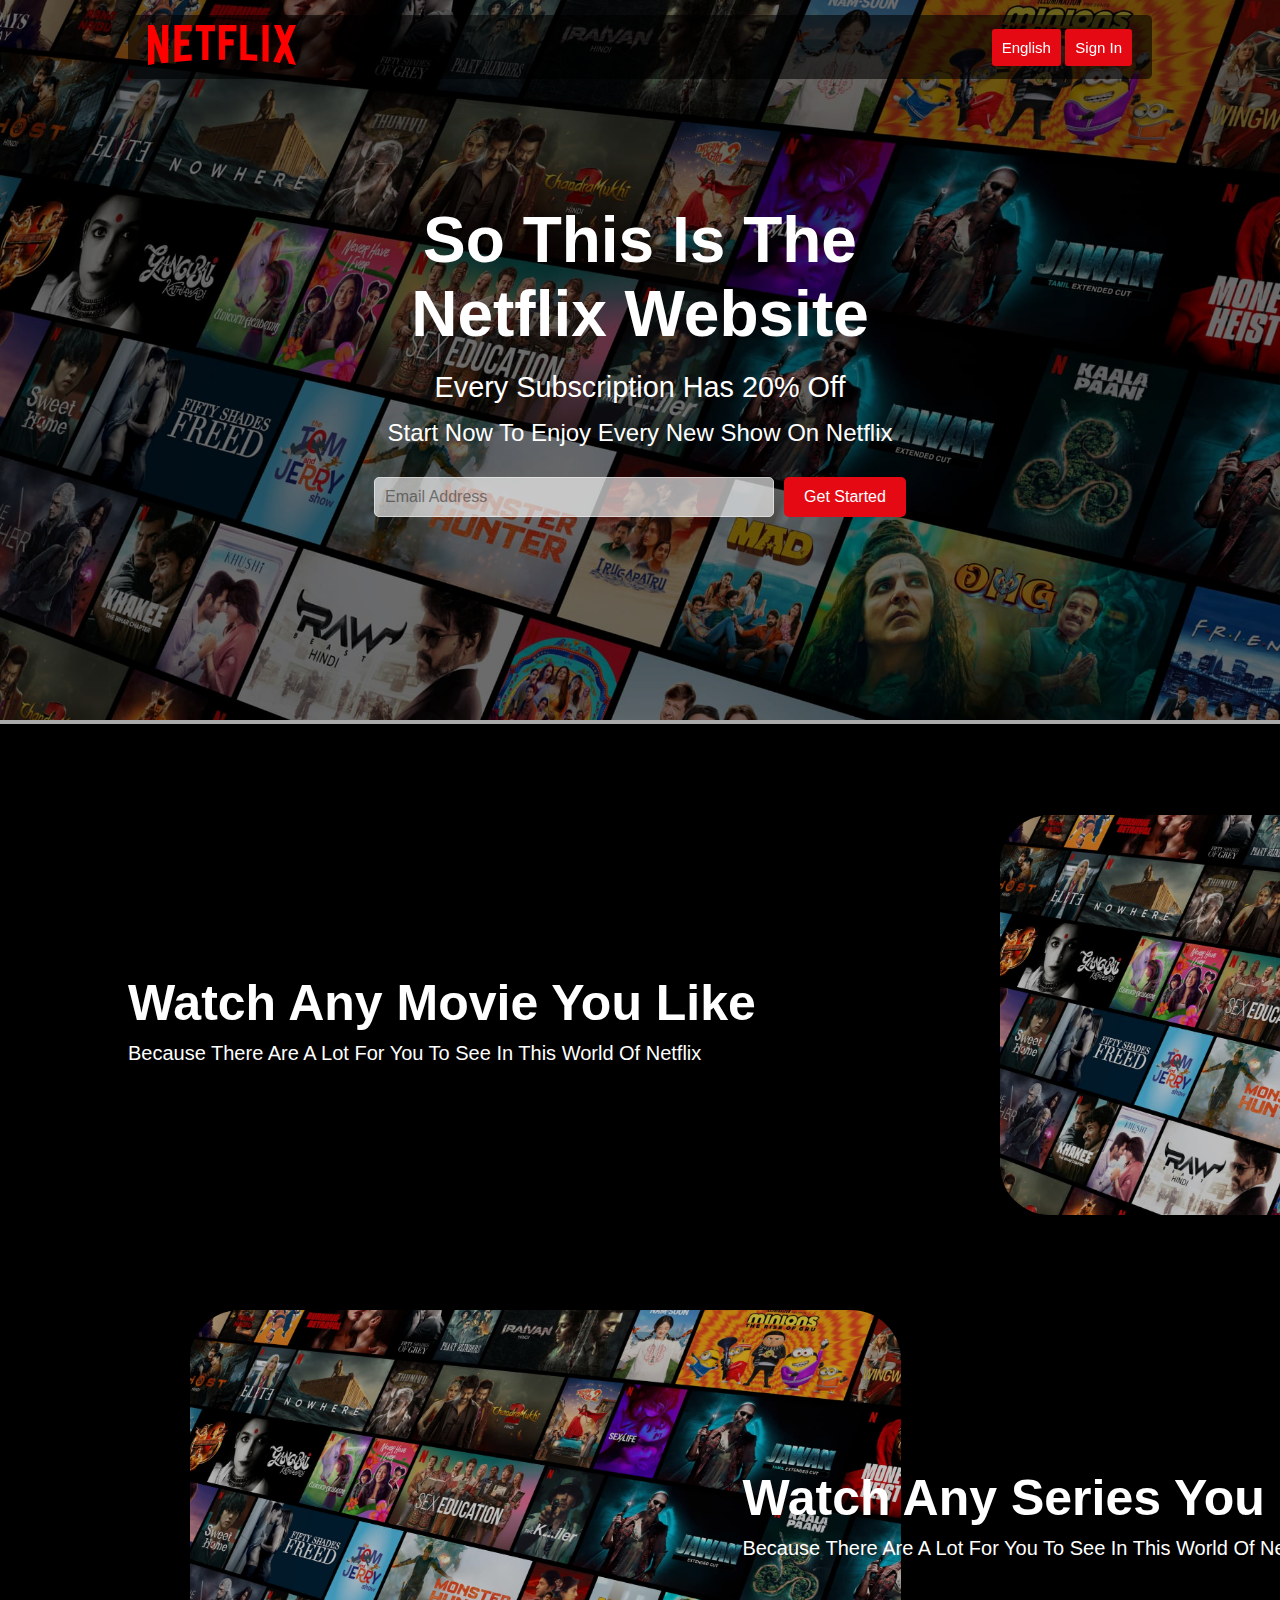
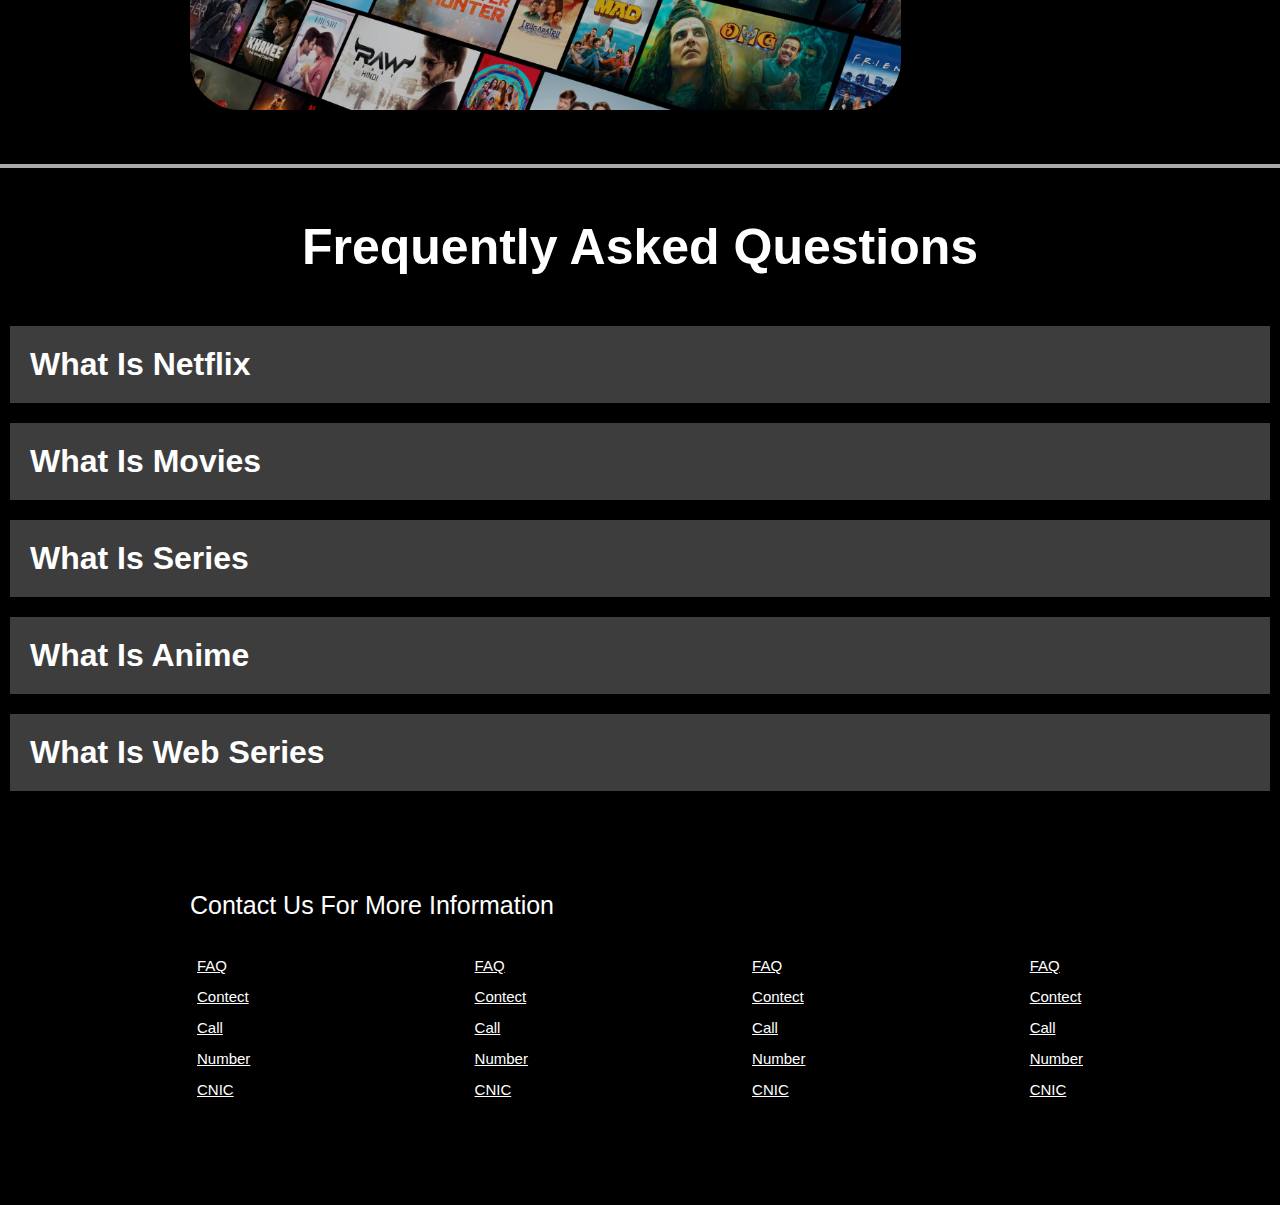
<file: 001 Netflix/index.html>
<!DOCTYPE html>
<html lang="en">
  <head>
    <meta charset="UTF-8" />
    <meta name="viewport" content="width=device-width, initial-scale=1.0" />
    <title>Netflix</title>
    <link rel="stylesheet" href="style.css" />
  </head>
  <body>
    <header>
      <nav>
        <div class="navbar">
          <div class="nav-image">
            <img src="Assets/logo.svg" alt="Netflix Logo" />
          </div>
          <div class="nav-content">
            <div class="nav-btn">
              <button>English</button>
              <button>Sign In</button>
            </div>
          </div>
        </div>
      </nav>
    </header>
    <main>
      <section class="hero-section">
        <div class="hero-image">
          <img src="Assets/bg.jpg" alt="Netflix Hero" />
          <div class="hero-content">
            <h1>So this is the Netflix Website</h1>
            <h3>Every subscription has 20% off</h3>
            <h4>Start now to enjoy every new show on Netflix</h4>
            <div class="input-container">
              <input type="text" placeholder="Email Address" />
              <button>Get Started</button>
            </div>
          </div>
        </div>
      </section>
      <hr />
      <section class="first">
        <h1>Watch any movie you like</h1>
        <h3>Because there are a lot for you to see in this world of Netflix</h3>
        <img src="Assets/bg.jpg" alt="Movies" />
      </section>
      <section class="second">
        <h1>Watch any Series you like</h1>
        <h3>Because there are a lot for you to see in this world of Netflix</h3>
        <img src="Assets/bg.jpg" alt="Series" />
      </section>
    </main>
    <hr />
    <footer>
      <section class="faqs">
        <div class="faq-heading">
          <h1>Frequently asked questions</h1>
        </div>
        <div class="footer-content">
          <div class="box">
            <h1>what is Netflix</h1>
          </div>
          <div class="box">
            <h1>what is Movies</h1>
          </div>
          <div class="box">
            <h1>what is Series</h1>
          </div>
          <div class="box">
            <h1>what is Anime</h1>
          </div>
          <div class="box">
            <h1>what is Web Series</h1>
          </div>
        </div>
      </section>
      <section class="lower-footer">
        <h1>Contact us for more information</h1>
        <div class="plateforms">
          <ul>
            <a href="faqs">FAQ </a>
            <a href="#home">contect</a>
            <a href="#home">call</a>
            <a href="#home">number </a>
            <a href="#home">CNIC</a>
          </ul>
          <ul>
            <a href="faqs">FAQ</a>
            <a href="#home">contect</a>
            <a href="#home">call</a>
            <a href="#home">number </a>
            <a href="#home">CNIC</a>
          </ul>
          <ul>
            <a href="faqs">FAQ</a>
            <a href="#home">contect</a>
            <a href="#home">call</a>
            <a href="#home">number </a>
            <a href="#home">CNIC</a>
          </ul>
          <ul>
            <a href="faqs">FAQ</a>
            <a href="#home">contect</a>
            <a href="#home">call</a>
            <a href="#home">number </a>
            <a href="#home">CNIC</a>
          </ul>
        </div>
      </section>
    </footer>
  </body>
</html>
</file>
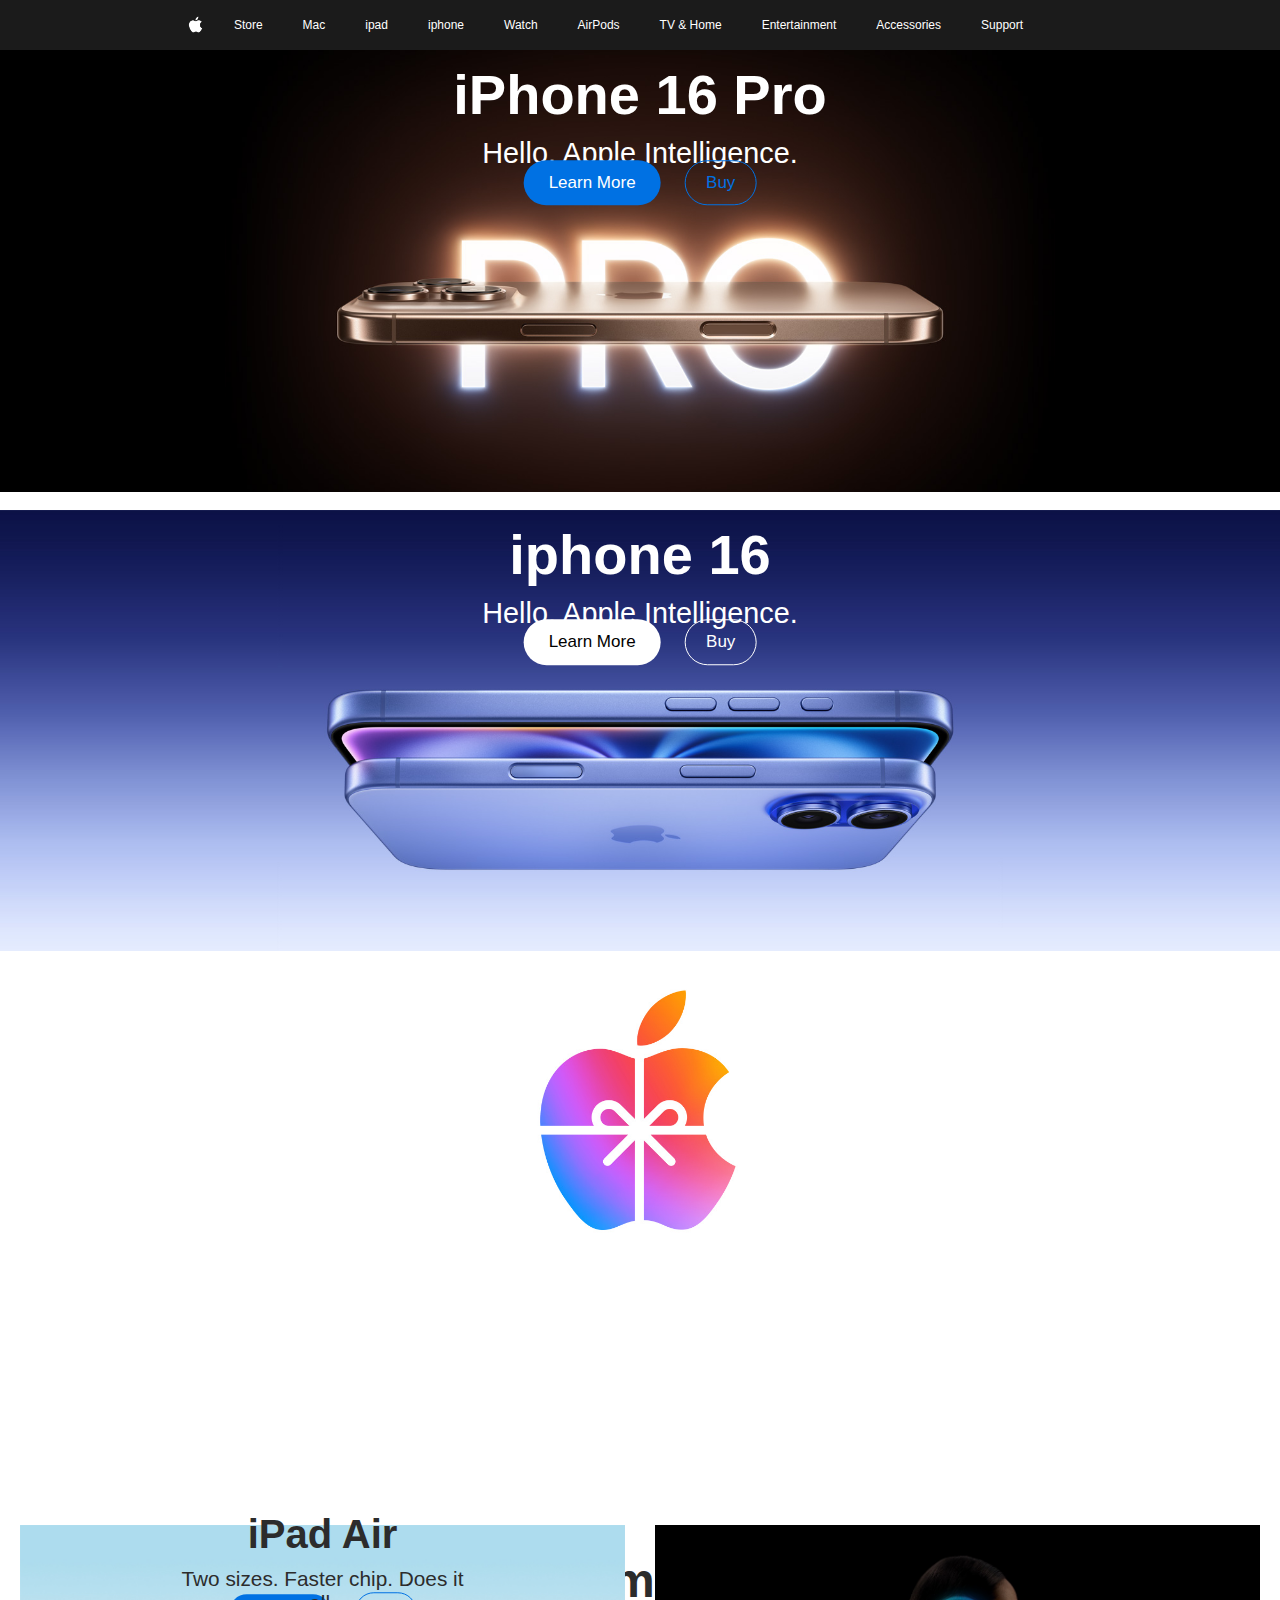
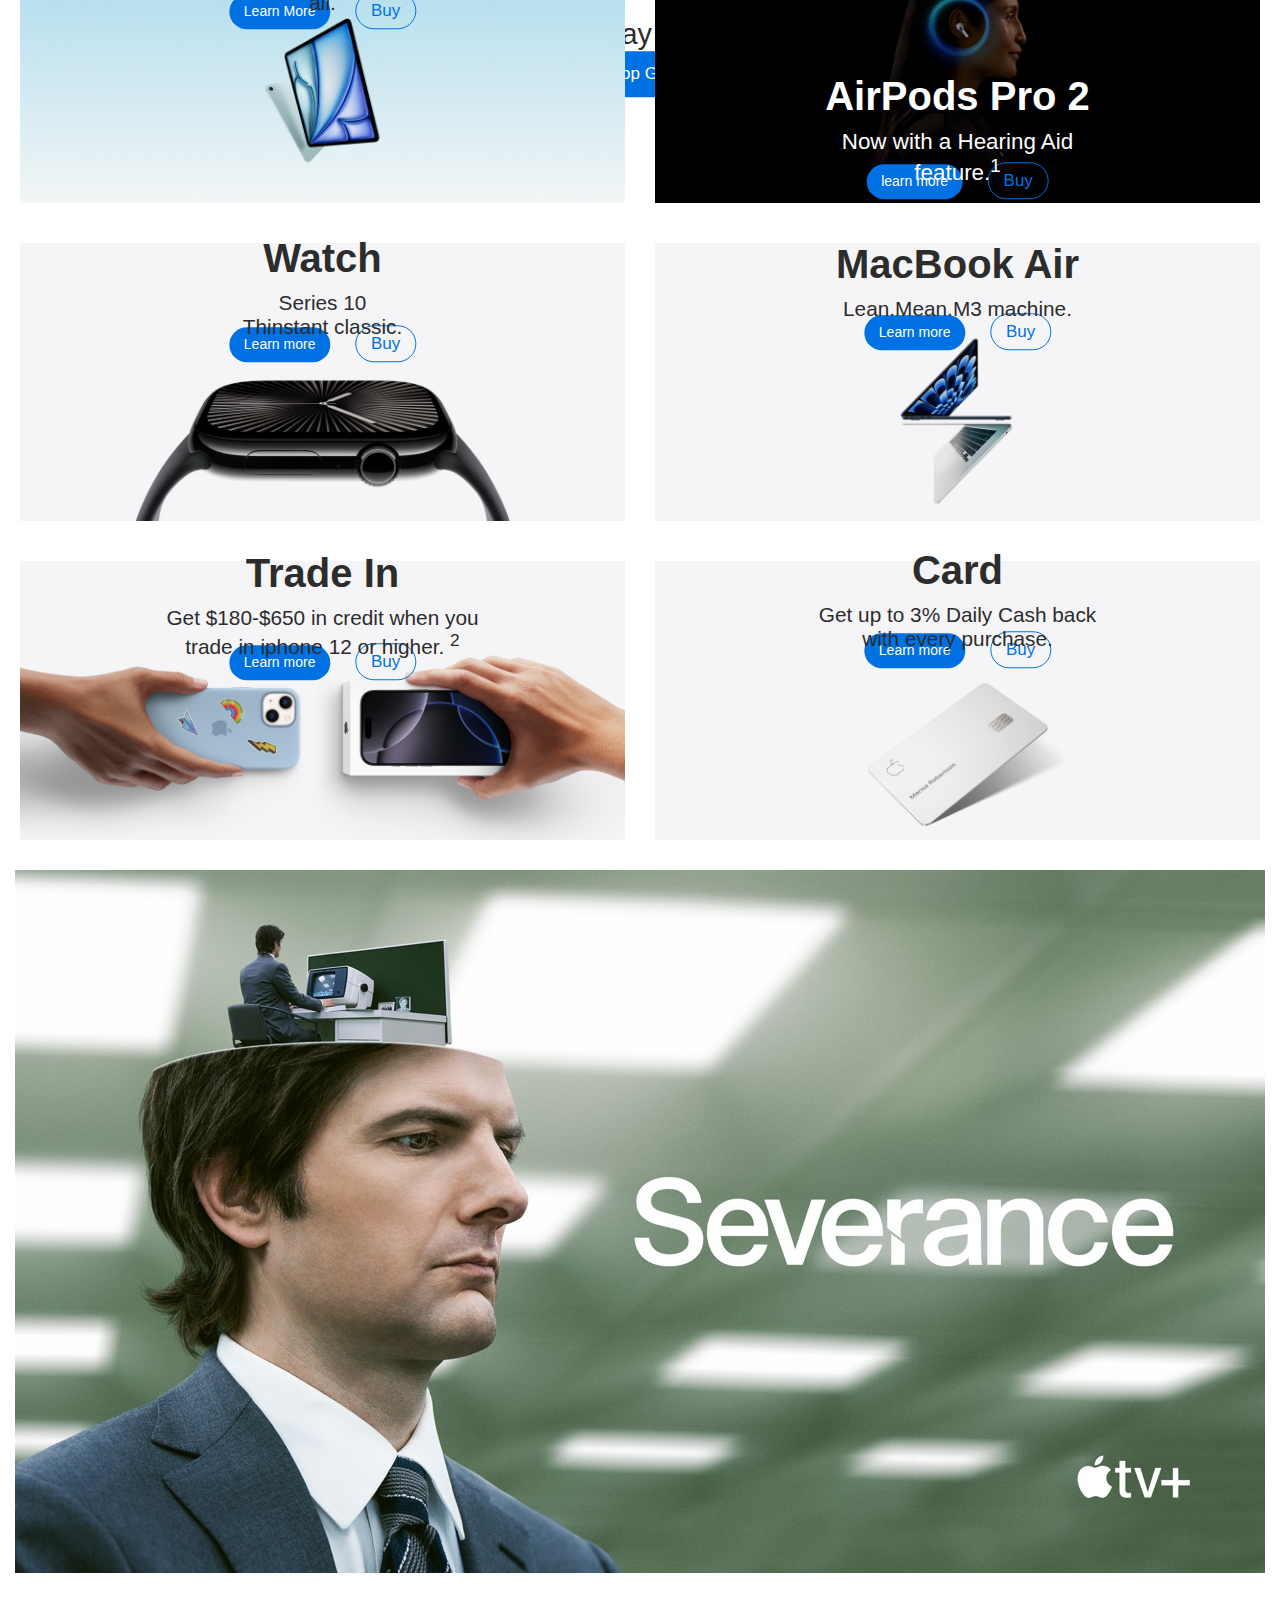
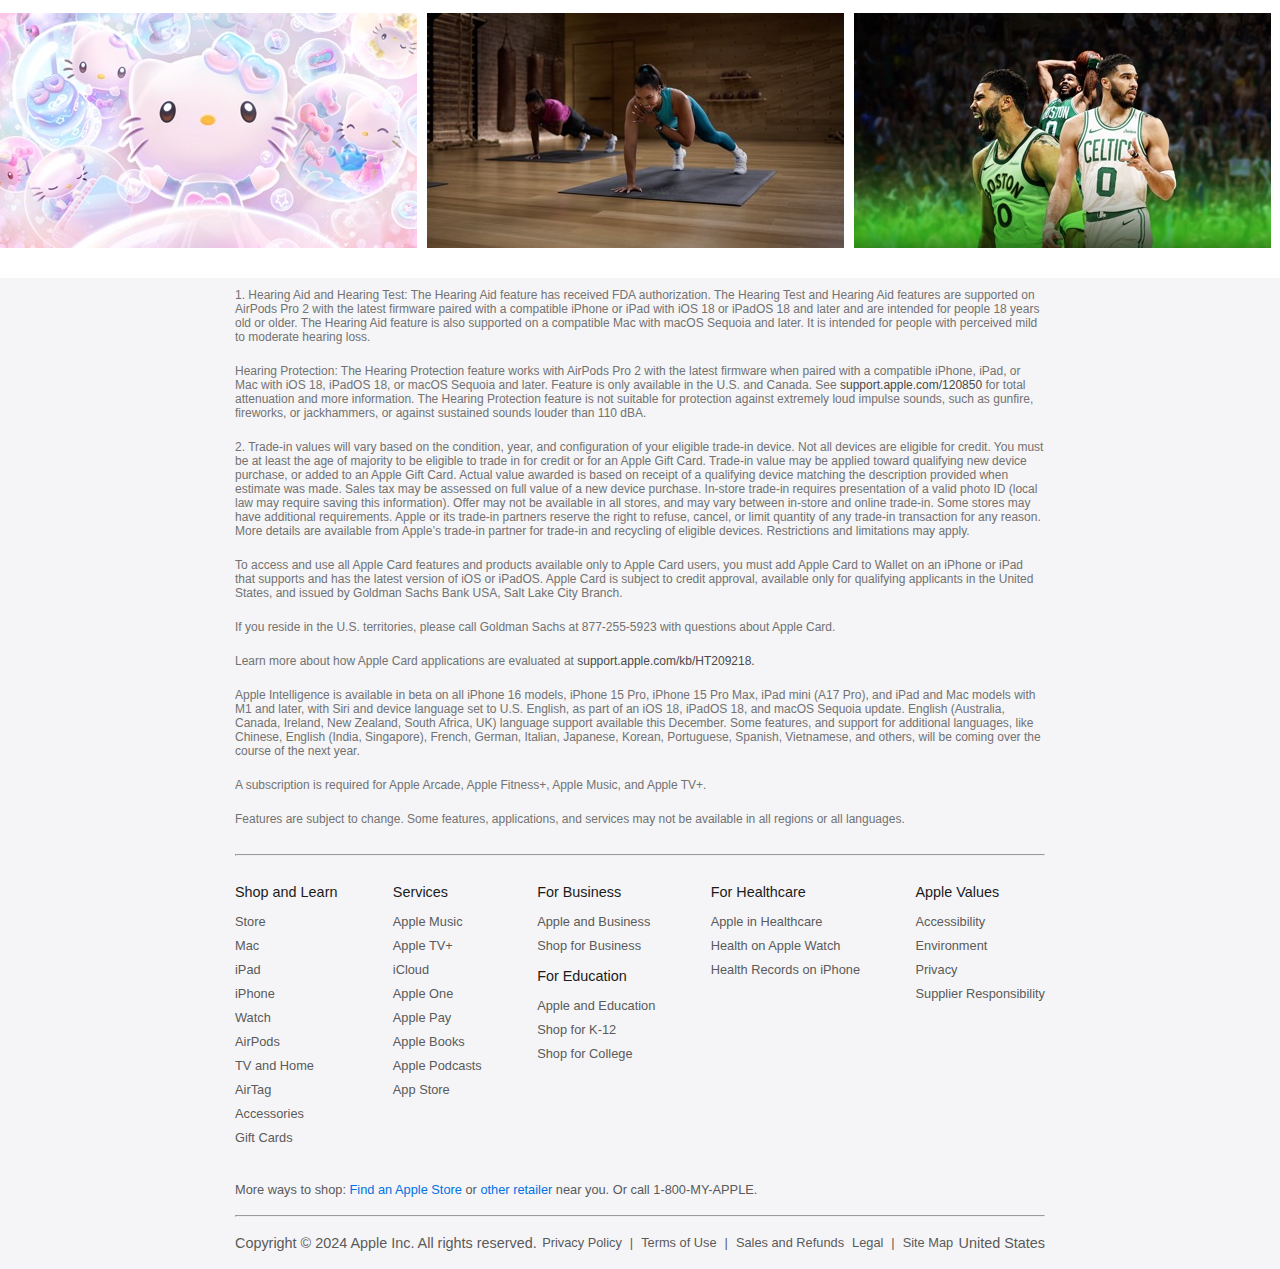
<file: 002 Apple/index.html>
<!DOCTYPE html>
<html lang="en">
  <head>
    <meta charset="UTF-8" />
    <meta name="viewport" content="width=device-width, initial-scale=1.0" />
    <title>Apple</title>
    <link rel="stylesheet" href="style.css" />
    <link
      rel="stylesheet"
      href="https://cdnjs.cloudflare.com/ajax/libs/font-awesome/6.7.1/css/all.min.css"
      integrity="sha512-5Hs3dF2AEPkpNAR7UiOHba+lRSJNeM2ECkwxUIxC1Q/FLycGTbNapWXB4tP889k5T5Ju8fs4b1P5z/iB4nMfSQ=="
      crossorigin="anonymous"
      referrerpolicy="no-referrer"
    />
  </head>
  <body>
    <!-- Header -->
    <header>
      <!-- navbar -->
      <nav>
        <div class="navbar">
          <div class="logo-image">
            <img src="New Assets/apple logo.png" alt="Apple logo" />
          </div>
          <p>Store</p>
          <p>Mac</p>
          <p>ipad</p>
          <p>iphone</p>
          <p>Watch</p>
          <p>AirPods</p>
          <p>TV & Home</p>
          <p>Entertainment</p>
          <p>Accessories</p>
          <p>Support</p>
          <div class="icons">
            <i class="fa-solid fa-magnifying-glass"></i>
            <i class="fa-solid fa-bag-shopping"></i>
          </div>
        </div>
      </nav>
    </header>
    <!-- main Section -->
    <main>
      <div class="top-hero-section">
        <section class="hero-section">
          <!-- first Phone -->
          <div class="iphone1">
            <div class="hero-image">
              <img src="New Assets/1.jpg" alt="" />
            </div>
            <div class="hero-text">
              <h1>iPhone 16 Pro</h1>
              <h4>Hello, Apple Intelligence.</h4>
            </div>
            <div class="hero-button">
              <button class="more" aria-label="Learn More about iPhone 16 Pro">
                <span>Learn More</span>
              </button>
              <button class="Buy" aria-label="Buy iPhone 16 Pro">
                <span>Buy</span>
              </button>
            </div>
          </div>
        </section>
        <br />
        <!-- second phone -->
        <section class="sec-hero-section">
          <div class="iphone2">
            <div class="sec-hero-image">
              <img src="New Assets/2.jpg" alt="" />
            </div>
            <div class="sec-hero-text">
              <h1>iphone 16</h1>
              <h4>Hello, Apple Intelligence.</h4>
            </div>
            <div class="sec-hero-button">
              <button class="more"><span>Learn More</span></button>
              <button class="Buy"><span>Buy</span></button>
            </div>
          </div>
        </section>
      </div>

      <!-- third section -->

      <div class="bottom-hero-section">
        <section class="third-hero-section">
          <div class="iphone-gift">
            <div class="third-hero-image">
              <img src="New Assets/apple gift.jpg" alt="" />
            </div>
            <div class="third-hero-text">
              <h1>Gift magic.</h1>
              <p>Make their holiday wish come true.</p>
            </div>
            <div class="third-hero-button">
              <button class="more">Shop Gifts</button>
            </div>
          </div>
        </section>
        <br />
        <!-- forth section -->
        <div class="forth-fifth-container">
          <section class="forth-hero-section">
            <div class="ipad">
              <div class="forth-hero-image">
                <img src="New Assets/3.jpg" alt="" />
              </div>
              <div class="forth-hero-text">
                <h1>iPad Air</h1>
                <p>Two sizes. Faster chip. Does it all.</p>
              </div>
              <div class="forth-hero-button">
                <button class="more"><span>Learn More</span></button>
                <button class="Buy"><span>Buy</span></button>
              </div>
            </div>
          </section>
          <!-- fifth section -->
          <section class="fifth-hero-section">
            <div class="airpods">
              <div class="fifth-hero-image">
                <img src="New Assets/4.jpg" alt="" />
              </div>
              <div class="fifth-hero-text">
                <h1>AirPods Pro 2</h1>
                <p>Now with a Hearing Aid feature.<sup>1</sup></p>
              </div>
            </div>
            <div class="fifth-hero-button">
              <button class="more"><span>learn more</span></button>
              <button class="Buy"><span>Buy</span></button>
            </div>
          </section>
          <!-- sixth section -->
        </div>
        <div class="sixth-seventh-container">
          <section class="sixth-hero-section">
            <div class="watch">
              <div class="sixth-hero-image">
                <img src="New Assets/5.jpg" alt="" />
              </div>
              <div class="sixth-hero-text">
                <h1>Watch</h1>
                <p>Series 10</p>
                <p>Thinstant classic.</p>
              </div>
              <div class="sixth-hero-button">
                <button class="more"><span>Learn more</span></button>
                <button class="Buy"><span>Buy</span></button>
              </div>
            </div>
          </section>
          <!-- seventh section -->
          <section class="seventh-hero-section">
            <div class="Macbook air">
              <div class="seventh-hero-image">
                <img src="New Assets/6.jpg" alt="" />
              </div>
              <div class="seventh-hero-text">
                <h1>MacBook Air</h1>
                <p>Lean.Mean.M3 machine.</p>
              </div>
              <div class="seventh-hero-button">
                <button class="more"><span>Learn more</span></button>
                <button class="Buy"><span>Buy</span></button>
              </div>
            </div>
          </section>
        </div>

        <div class="eighth-ninth-container">
          <!-- eighth section -->
          <section class="eighth-hero-section">
            <div class="trade">
              <div class="eighth-hero-image">
                <img src="New Assets/7.jpg" alt="" />
              </div>
              <div class="eighth-hero-text">
                <h1>Trade In</h1>
                <p>
                  Get $180-$650 in credit when you trade in iphone 12 or higher.
                  <sup>2</sup>
                </p>
              </div>
              <div class="eighth-hero-button">
                <button class="more"><span>Learn more</span></button>
                <button class="Buy"><span>Buy</span></button>
              </div>
            </div>
          </section>
          <!-- ninth section -->
          <section class="ninth-hero-section">
            <div class="card">
              <div class="ninth-hero-image">
                <img src="New Assets/8.jpg" alt="" />
              </div>
              <div class="ninth-hero-text">
                <h1>Card</h1>
                <p>Get up to 3% Daily Cash back with every purchase.</p>
              </div>
              <div class="ninth-hero-button">
                <button class="more"><span>Learn more</span></button>
                <button class="Buy"><span>Buy</span></button>
              </div>
            </div>
          </section>
        </div>
      </div>
      <!-- 3 slide section -->
      <section class="slide-images">
        <img class="image1" src="New Assets/slide 1.jpg" alt="" />
        <img src="New Assets/slide 2.jpg" alt="" />
        <img class="image1" src="New Assets/slide 3.jpg" alt="" />
      </section>
      <!-- infinite scroll section -->
      <section class="infinite-scroll">
        <div class="scroll-container">
          <div class="hover-btn">
            <button>click me</button>
          </div>
          <div class="scroll-images">
            <img src="New Assets/scroll 1.jpg" alt="" />
            <img src="New Assets/scroll 2.jpg" alt="" />
            <img src="New Assets/scroll 3.jpg" alt="" />
            <img src="New Assets/scroll 4.jpg" alt="" />
            <!-- Repeat the images to create a seamless loop -->
            <img src="New Assets/scroll 1.jpg" alt="" />
            <img src="New Assets/scroll 2.jpg" alt="" />
            <img src="New Assets/scroll 3.jpg" alt="" />
            <img src="New Assets/scroll 4.jpg" alt="" />
            <img src="New Assets/scroll 1.jpg" alt="" />
            <img src="New Assets/scroll 2.jpg" alt="" />
            <img src="New Assets/scroll 3.jpg" alt="" />
            <img src="New Assets/scroll 4.jpg" alt="" />
          </div>
        </div>
      </section>
    </main>
    <!-- footer -->
    <footer>
      <div class="upper-footer">
        <div class="upper-footer-text">
          <p>
            1. Hearing Aid and Hearing Test: The Hearing Aid feature has
            received FDA authorization. The Hearing Test and Hearing Aid
            features are supported on AirPods Pro 2 with the latest firmware
            paired with a compatible iPhone or iPad with iOS 18 or iPadOS 18 and
            later and are intended for people 18 years old or older. The Hearing
            Aid feature is also supported on a compatible Mac with macOS Sequoia
            and later. It is intended for people with perceived mild to moderate
            hearing loss.
          </p>
          <p>
            Hearing Protection: The Hearing Protection feature works with
            AirPods Pro 2 with the latest firmware when paired with a compatible
            iPhone, iPad, or Mac with iOS 18, iPadOS 18, or macOS Sequoia and
            later. Feature is only available in the U.S. and Canada. See
            <b>support.apple.com/120850 </b>for total attenuation and more
            information. The Hearing Protection feature is not suitable for
            protection against extremely loud impulse sounds, such as gunfire,
            fireworks, or jackhammers, or against sustained sounds louder than
            110 dBA.
          </p>
          <p>
            2. Trade‑in values will vary based on the condition, year, and
            configuration of your eligible trade‑in device. Not all devices are
            eligible for credit. You must be at least the age of majority to be
            eligible to trade in for credit or for an Apple Gift Card. Trade‑in
            value may be applied toward qualifying new device purchase, or added
            to an Apple Gift Card. Actual value awarded is based on receipt of a
            qualifying device matching the description provided when estimate
            was made. Sales tax may be assessed on full value of a new device
            purchase. In‑store trade‑in requires presentation of a valid photo
            ID (local law may require saving this information). Offer may not be
            available in all stores, and may vary between in‑store and online
            trade‑in. Some stores may have additional requirements. Apple or its
            trade‑in partners reserve the right to refuse, cancel, or limit
            quantity of any trade‑in transaction for any reason. More details
            are available from Apple’s trade-in partner for trade‑in and
            recycling of eligible devices. Restrictions and limitations may
            apply.
          </p>
          <p>
            To access and use all Apple Card features and products available
            only to Apple Card users, you must add Apple Card to Wallet on an
            iPhone or iPad that supports and has the latest version of iOS or
            iPadOS. Apple Card is subject to credit approval, available only for
            qualifying applicants in the United States, and issued by Goldman
            Sachs Bank USA, Salt Lake City Branch.
          </p>
          <p>
            If you reside in the U.S. territories, please call Goldman Sachs at
            877-255-5923 with questions about Apple Card.
          </p>
          <p>
            Learn more about how Apple Card applications are evaluated at
            <b>support.apple.com/kb/HT209218.</b>
          </p>
          <p>
            Apple Intelligence is available in beta on all iPhone 16 models,
            iPhone 15 Pro, iPhone 15 Pro Max, iPad mini (A17 Pro), and iPad and
            Mac models with M1 and later, with Siri and device language set to
            U.S. English, as part of an iOS 18, iPadOS 18, and macOS Sequoia
            update. English (Australia, Canada, Ireland, New Zealand, South
            Africa, UK) language support available this December. Some features,
            and support for additional languages, like Chinese, English (India,
            Singapore), French, German, Italian, Japanese, Korean, Portuguese,
            Spanish, Vietnamese, and others, will be coming over the course of
            the next year.
          </p>
          <p>
            A subscription is required for Apple Arcade, Apple Fitness+, Apple
            Music, and Apple TV+.
          </p>
          <p>
            Features are subject to change. Some features, applications, and
            services may not be available in all regions or all languages.
          </p>
        </div>
        <br />
        <hr />
        <br />
        <div class="footer">
          <div class="row">
            <!-- Shop and Learn Section -->
            <div class="footer-col">
              <h4>Shop and Learn</h4>
              <ul>
                <li><a href="#">Store</a></li>
                <li><a href="#">Mac</a></li>
                <li><a href="#">iPad</a></li>
                <li><a href="#">iPhone</a></li>
                <li><a href="#">Watch</a></li>
                <li><a href="#">AirPods</a></li>
                <li><a href="#">TV and Home</a></li>
                <li><a href="#">AirTag</a></li>
                <li><a href="#">Accessories</a></li>
                <li><a href="#">Gift Cards</a></li>
              </ul>
            </div>

            <!-- Services Section -->
            <div class="footer-col">
              <h4>Services</h4>
              <ul>
                <li><a href="#">Apple Music</a></li>
                <li><a href="#">Apple TV+</a></li>
                <li><a href="#">iCloud</a></li>
                <li><a href="#">Apple One</a></li>
                <li><a href="#">Apple Pay</a></li>
                <li><a href="#">Apple Books</a></li>
                <li><a href="#">Apple Podcasts</a></li>
                <li><a href="#">App Store</a></li>
              </ul>
            </div>

            <!-- For Business Section -->
            <div class="footer-col">
              <h4>For Business</h4>
              <ul>
                <li><a href="#">Apple and Business</a></li>
                <li><a href="#">Shop for Business</a></li>
              </ul>

              <h4>For Education</h4>
              <ul>
                <li><a href="#">Apple and Education</a></li>
                <li><a href="#">Shop for K-12</a></li>
                <li><a href="#">Shop for College</a></li>
              </ul>
            </div>
            <!-- For Healthcare Section -->
            <div class="footer-col">
              <h4>For Healthcare</h4>
              <ul>
                <li><a href="#">Apple in Healthcare</a></li>
                <li><a href="#">Health on Apple Watch</a></li>
                <li><a href="#">Health Records on iPhone</a></li>
              </ul>
            </div>

            <!-- Apple Values Section -->
            <div class="footer-col">
              <h4>Apple Values</h4>
              <ul>
                <li><a href="#">Accessibility</a></li>
                <li><a href="#">Environment</a></li>
                <li><a href="#">Privacy</a></li>
                <li><a href="#">Supplier Responsibility</a></li>
              </ul>
            </div>
          </div>
        </div>
        <div class="last-footer">
          <p>
            More ways to shop: <b>Find an Apple Store</b> or
            <b>other retailer</b> near you. Or call 1-800-MY-APPLE.
          </p>
        </div>
        <br />
        <hr />
        <br />
        <div class="very-last-footer">
          <p>Copyright © 2024 Apple Inc. All rights reserved.</p>

          <div class="anchor">
            <a href="Privacy Policy">Privacy Policy</a>
            <a href="">|</a>
            <a href="Terms of Use">Terms of Use</a>
            <a href="">|</a>
            <a href="Sales and Refunds">Sales and Refunds</a>
            <a href="Legal">Legal</a>
            <a href="">|</a>
            <a href="Site Map">Site Map</a>
          </div>
          <div class="country">United States</div>
        </div>
        <br />
      </div>
    </footer>
  </body>
</html>
</file>
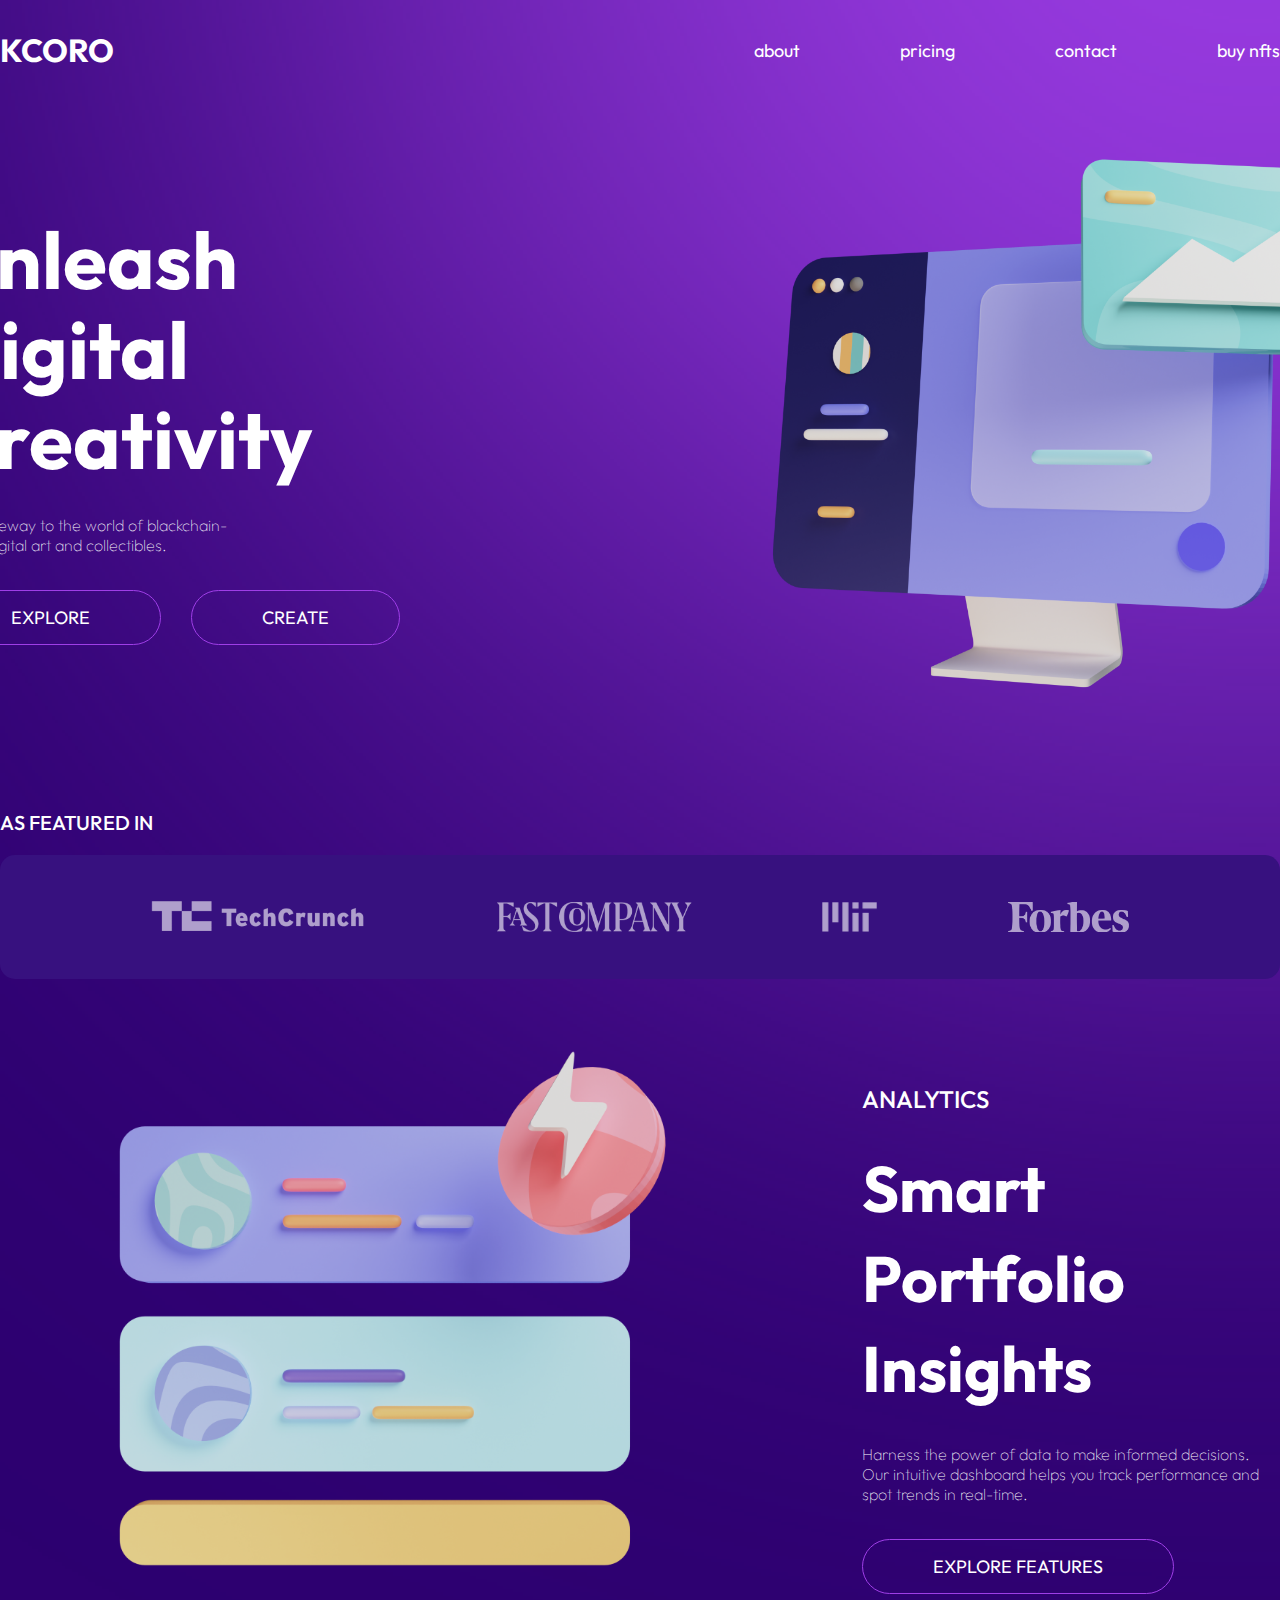
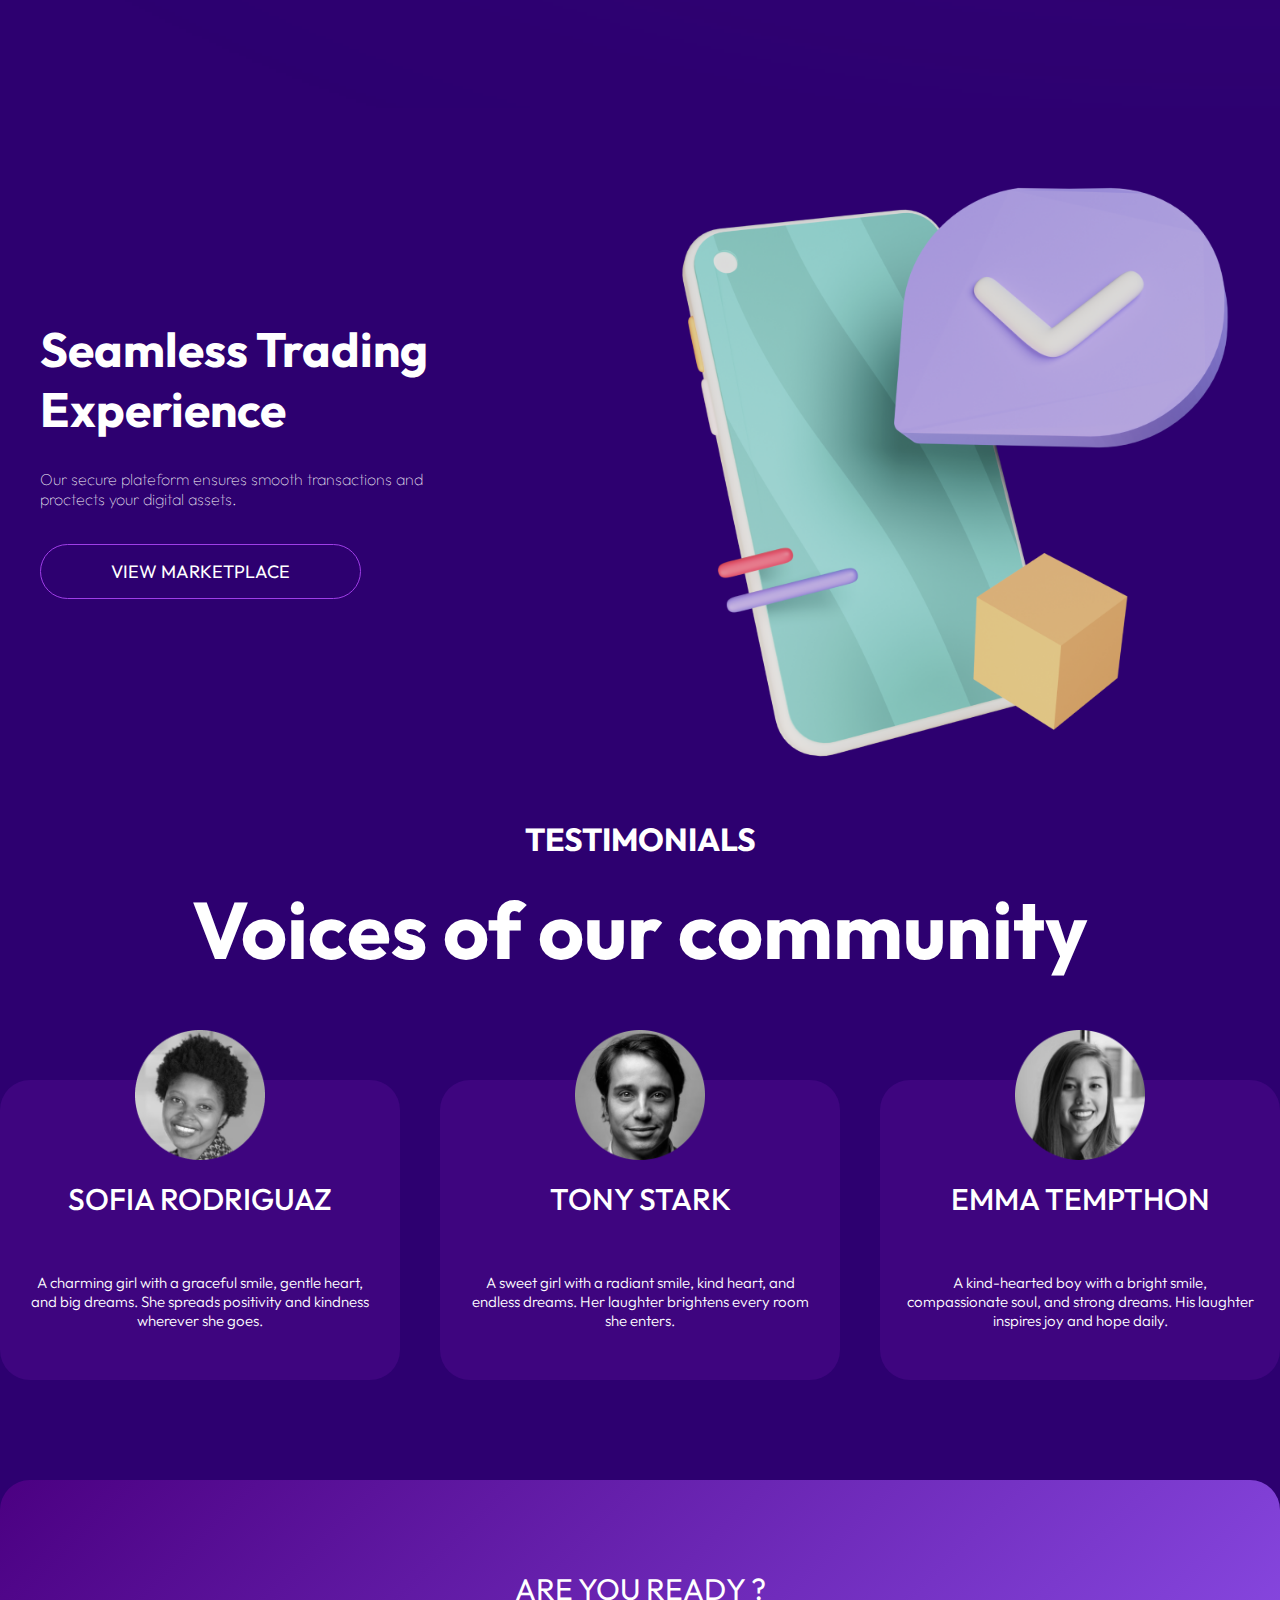
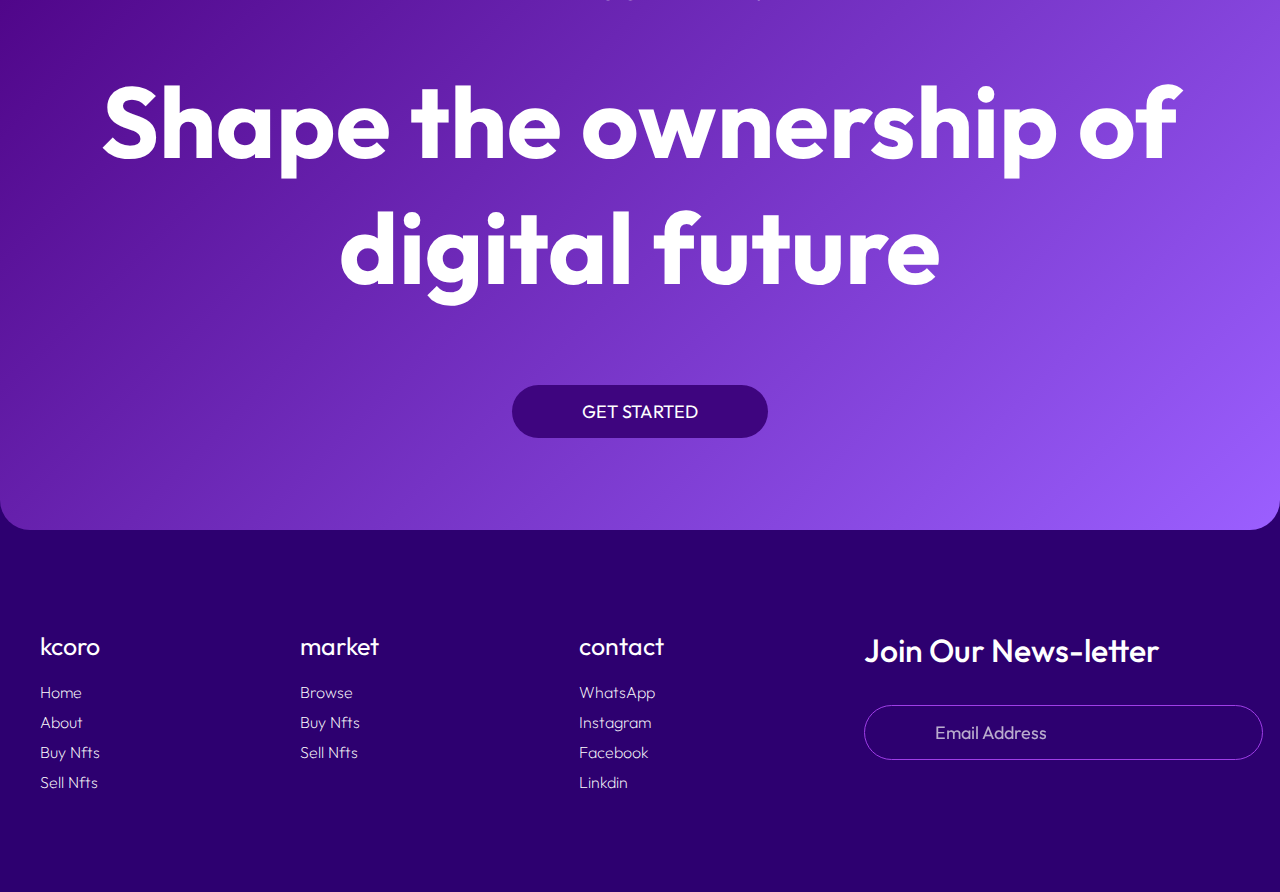
<file: 003 KCORO/index.html>
<!DOCTYPE html>
<html lang="en">
  <head>
    <meta charset="UTF-8" />
    <meta name="viewport" content="width=device-width, initial-scale=1.0" />
    <title>KCORO</title>
    <link rel="stylesheet" href="style.css" />
  </head>
  <body>
    <!-- header -->
    <header>
      <nav>
        <div class="navbar">
          <div class="left-nav-text">
            <h1>KCORO</h1>
          </div>
          <div class="right-nav-text">
            <a href="#about">about</a>
            <a href="#about">pricing</a>
            <a href="#about">contact</a>
            <a href="#about">buy nfts</a>
          </div>
        </div>
      </nav>
    </header>
    <!-- main -->
    <main>
      <div class="first-hero-container">
        <!-- hero section one -->
        <div class="hero-sec-one">
          <div class="hero-text-one">
            <h1>Unleash Digital Creativity</h1>
            <p>Your gateway to the world of blackchain-</p>
            <p>baked digital art and collectibles.</p>
            <div class="hero-btn-one">
              <button>EXPLORE</button>
              <button>CREATE</button>
            </div>
          </div>
          <div class="hero-image-one">
            <img src="Asssets/desktop (1).png" alt="" />
          </div>
        </div>
      </div>
      <!-- hero section two -->
      <div class="hero-sec-two">
        <div class="hero-text-two">
          <p>AS FEATURED IN</p>
          <div class="box">
            <div class="first-image">
              <img src="Asssets/techcrunch.png" />
            </div>
            <img src="Asssets/fastcompany.png" alt="" />
            <img src="Asssets/mit.png" alt="" />
            <img src="Asssets/forbes.png" alt="" />
          </div>
        </div>
      </div>
      <!-- hero section three -->
      <div class="third-hero-container">
        <div class="hero-sec-three">
          <div class="hero-image-three">
            <img src="Asssets/smart_insight.png" alt="" />
          </div>
          <div class="hero-text-three">
            <h5>ANALYTICS</h5>
            <h1>Smart Portfolio Insights</h1>
            <p>
              Harness the power of data to make informed decisions. Our
              intuitive dashboard helps you track performance and spot trends in
              real-time.
            </p>
            <div class="hero-btn-three">
              <button>EXPLORE FEATURES</button>
            </div>
          </div>
        </div>
      </div>
      <!-- hero section four -->
      <div class="forth-hero-container">
        <div class="hero-sec-four">
          <div class="hero-text-four">
            <h1>Seamless Trading Experience</h1>
            <p>
              Our secure plateform ensures smooth transactions and proctects
              your digital assets.
            </p>

            <div class="hero-btn-four">
              <button>VIEW MARKETPLACE</button>
            </div>
          </div>
          <div class="hero-image-four">
            <img src="Asssets/phone.png" alt="" />
          </div>
        </div>
      </div>
      <!-- fifth hero section -->
      <div class="fifth-hero-container">
        <div class="hero-sec-five">
          <div class="hero-text-five">
            <h5>TESTIMONIALS</h5>
            <h1>Voices of our community</h1>
          </div>
          <div class="boxes">
            <div class="box-one">
              <img src="Asssets/sofia.png" alt="" />
              <h1>SOFIA RODRIGUAZ</h1>
              <h4>
                A charming girl with a graceful smile, gentle heart, and big
                dreams. She spreads positivity and kindness wherever she goes.
              </h4>
            </div>
            <div class="box-two">
              <img src="Asssets/rahul.png" alt="" />
              <h1>TONY STARK</h1>
              <h4>
                A sweet girl with a radiant smile, kind heart, and endless
                dreams. Her laughter brightens every room she enters.
              </h4>
            </div>
            <div class="box-three">
              <img src="Asssets/emma.png" alt="" />
              <h1>EMMA TEMPTHON</h1>
              <h4>
                A kind-hearted boy with a bright smile, compassionate soul, and
                strong dreams. His laughter inspires joy and hope daily.
              </h4>
            </div>
          </div>
        </div>
      </div>

      <!-- sisth hero section -->
      <div class="sixth-hero-container">
        <div class="hero-sec-six">
          <div class="big-box-text">
            <h1>ARE YOU READY ?</h1>
            <h4>Shape the ownership of digital future</h4>
            <button>GET STARTED</button>
          </div>
        </div>
      </div>
    </main>
    <!-- footer -->
    <footer>
      <div class="footer-text">
        <div class="line-one">
          <h5>kcoro</h5>
          <a href="">Home</a>
          <a href="">About</a>
          <a href="">Buy Nfts</a>
          <a href="">Sell Nfts</a>
        </div>
        <div class="line-two">
          <h5>market</h5>
          <a href="">Browse</a>
          <a href="">Buy Nfts</a>
          <a href="">Sell Nfts</a>
        </div>
        <div class="line-three">
          <h5>contact</h5>
          <a href="">WhatsApp</a>
          <a href="">Instagram</a>
          <a href="">Facebook</a>
          <a href="">Linkdin</a>
        </div>
        <div class="news-letter">
          <h1>Join Our News-letter</h1>
          <input
            type="email"
            name="email"
            id="email"
            placeholder="Email Address"
          />
        </div>
      </div>
    </footer>
  </body>
</html>
</file>
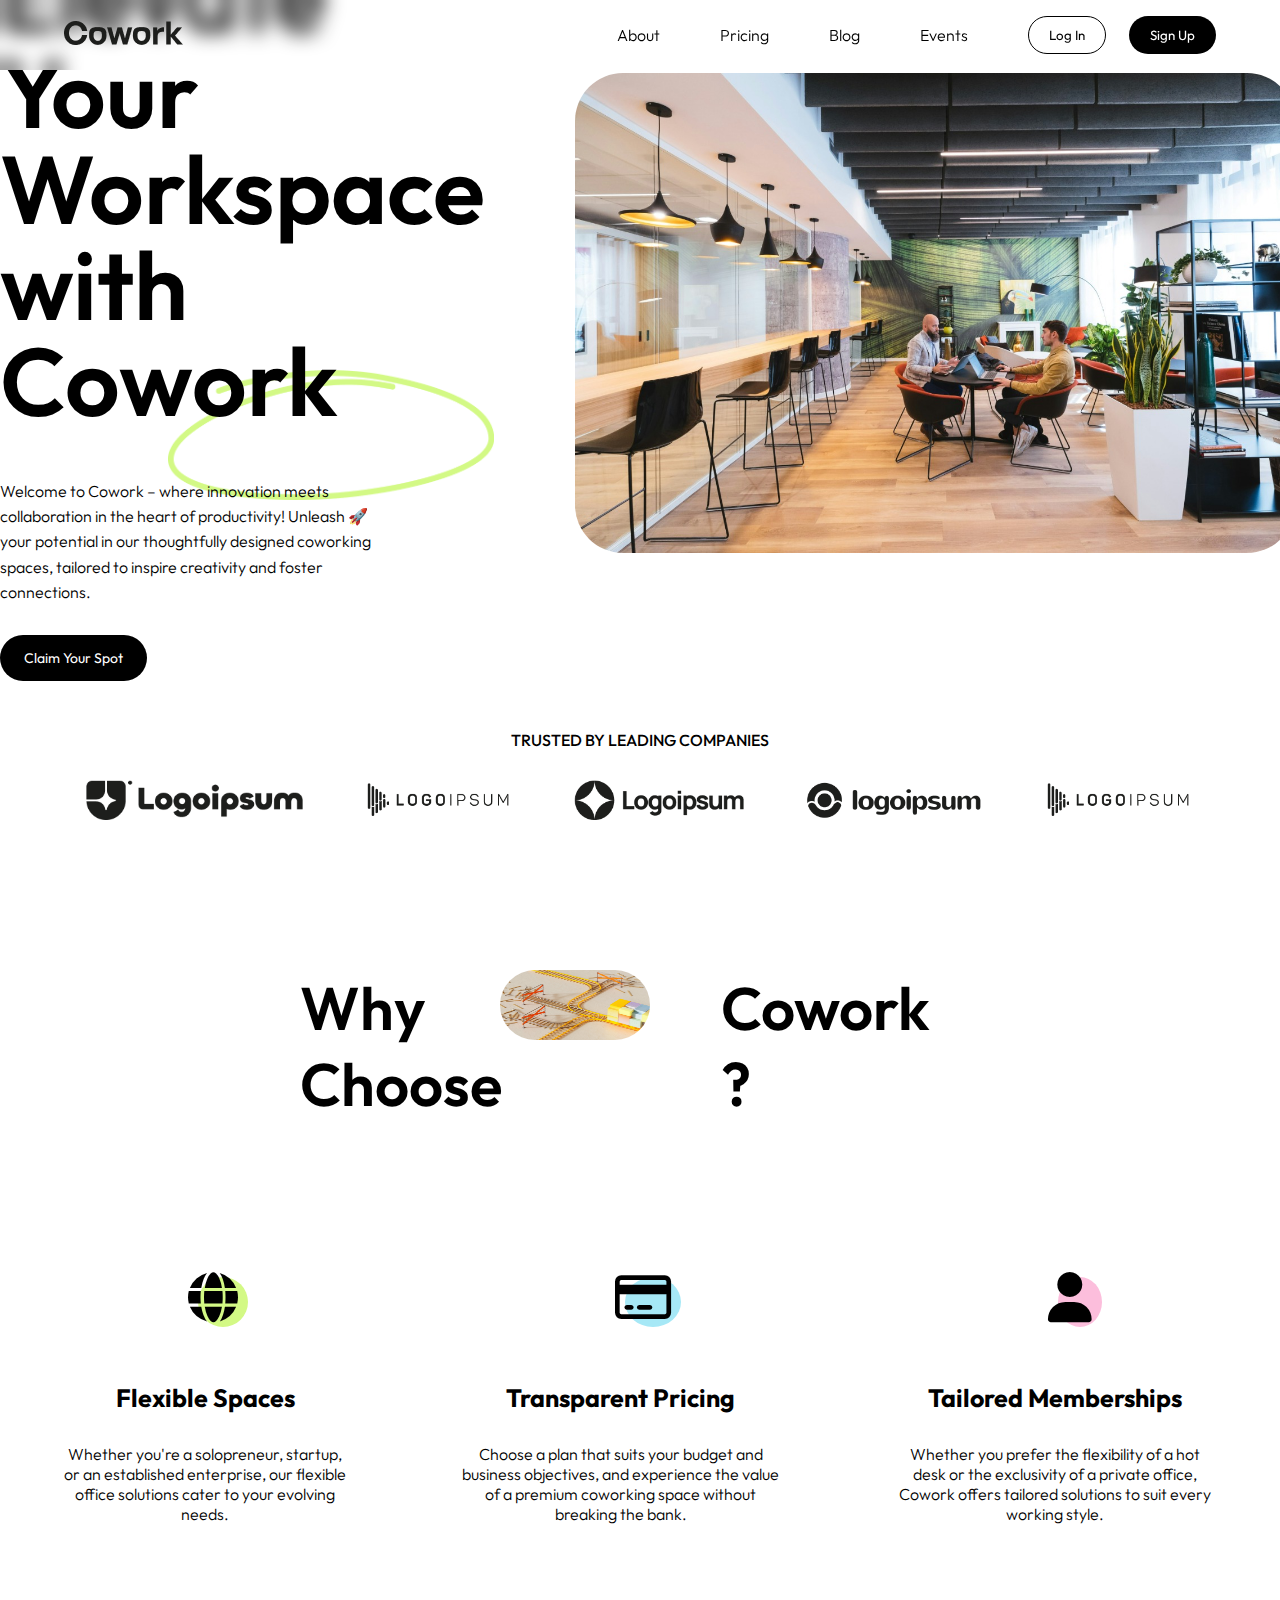
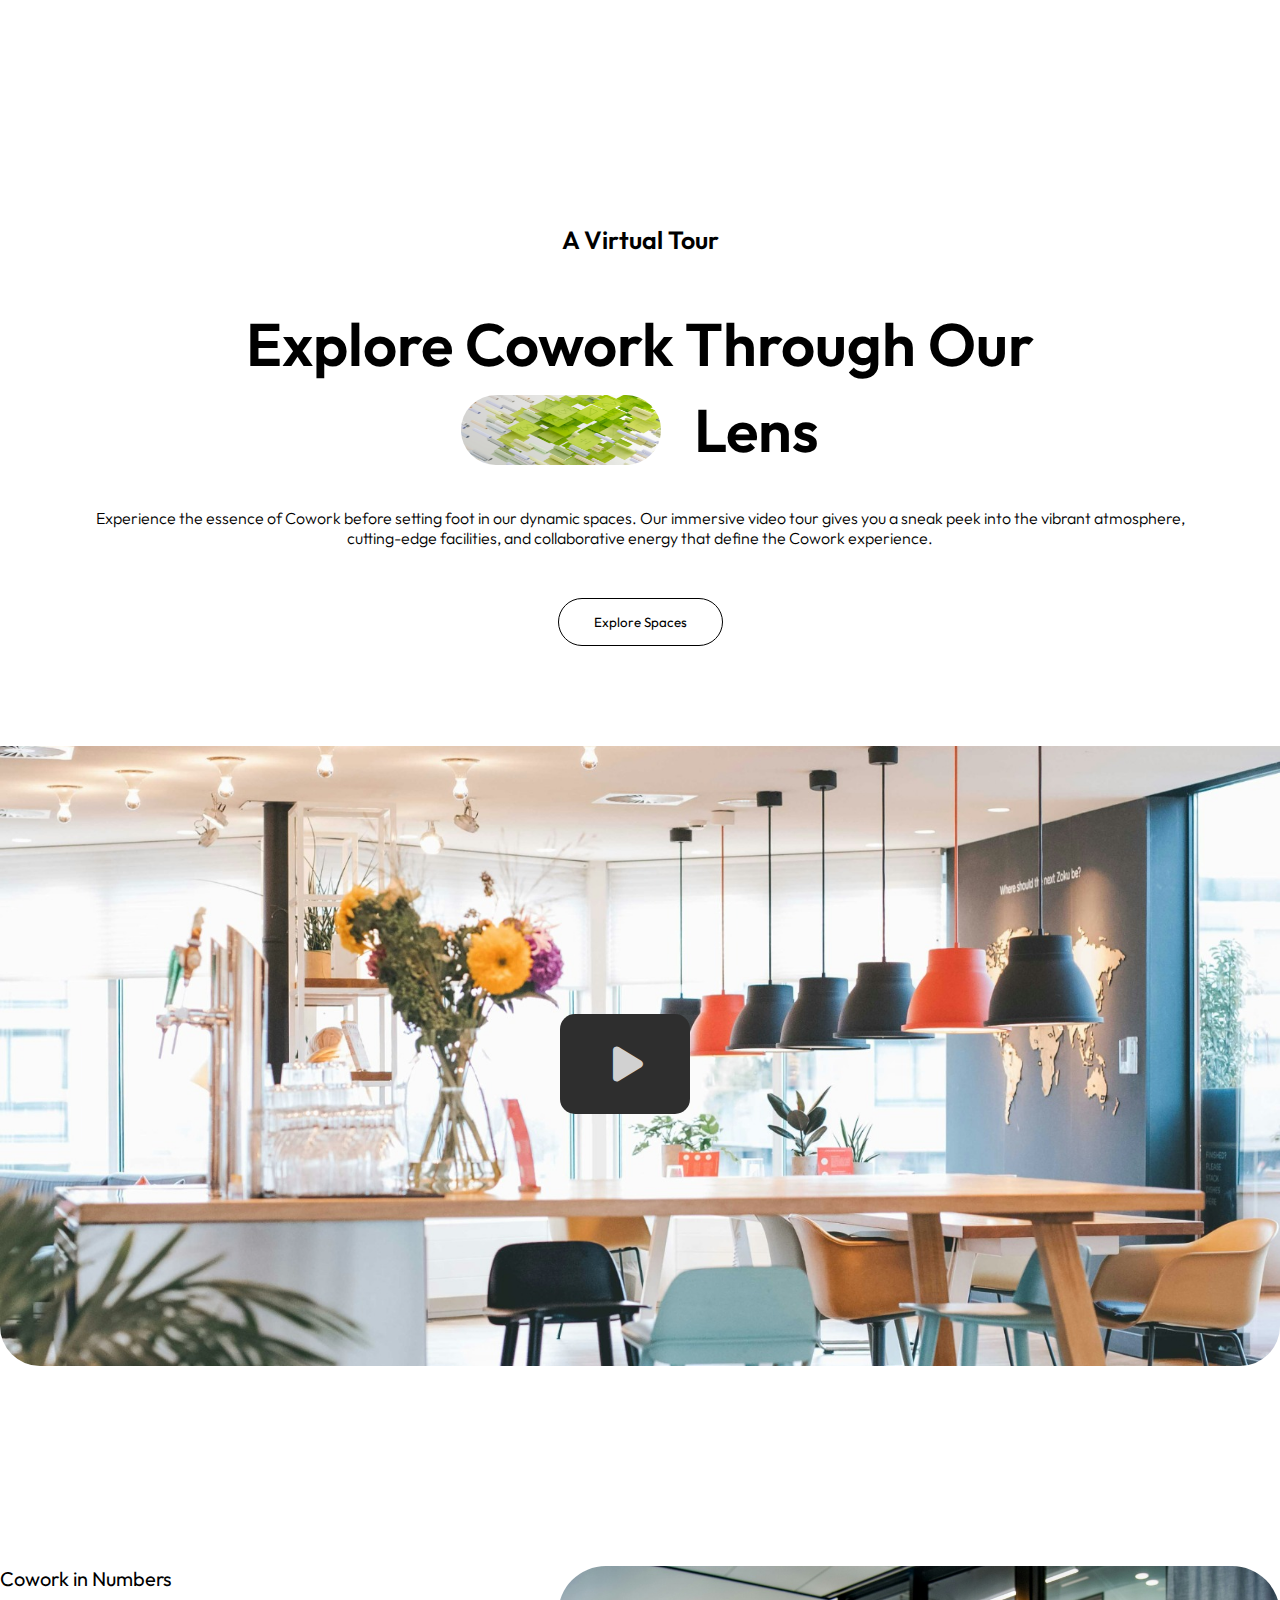
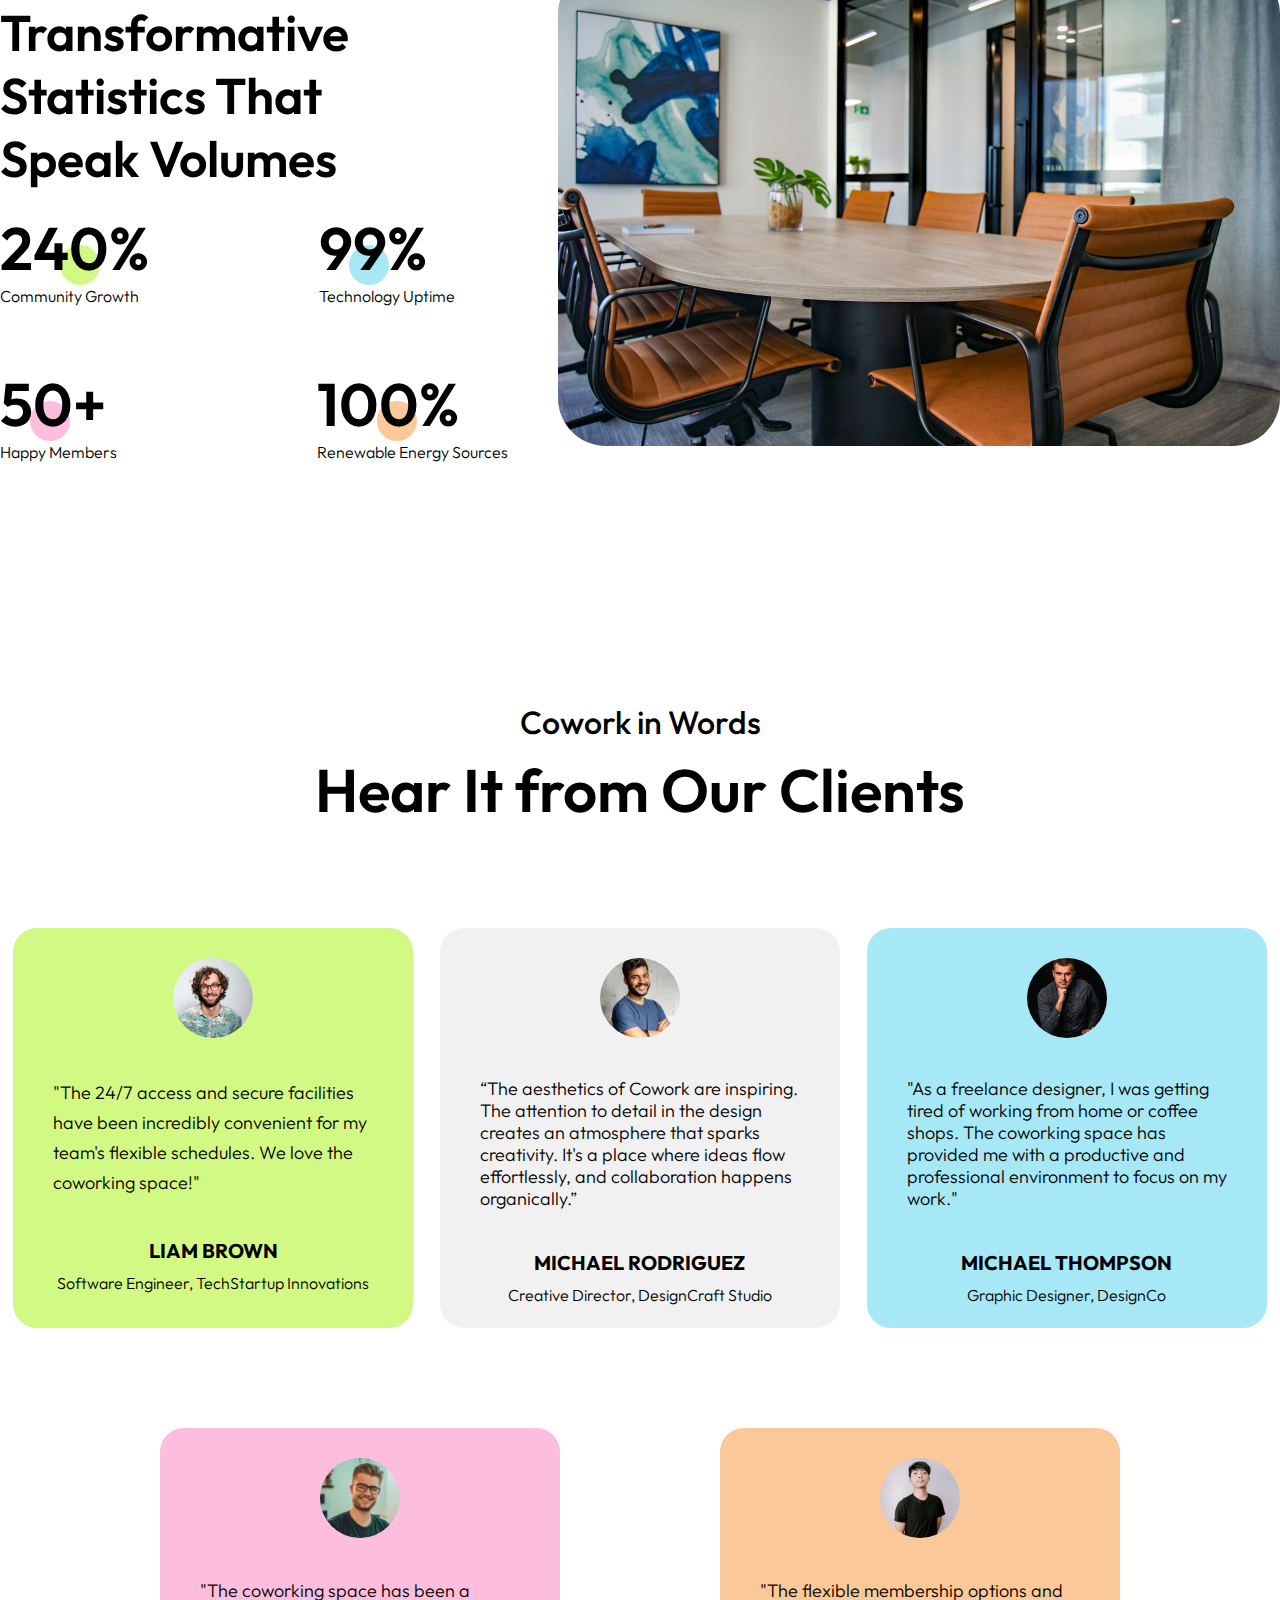
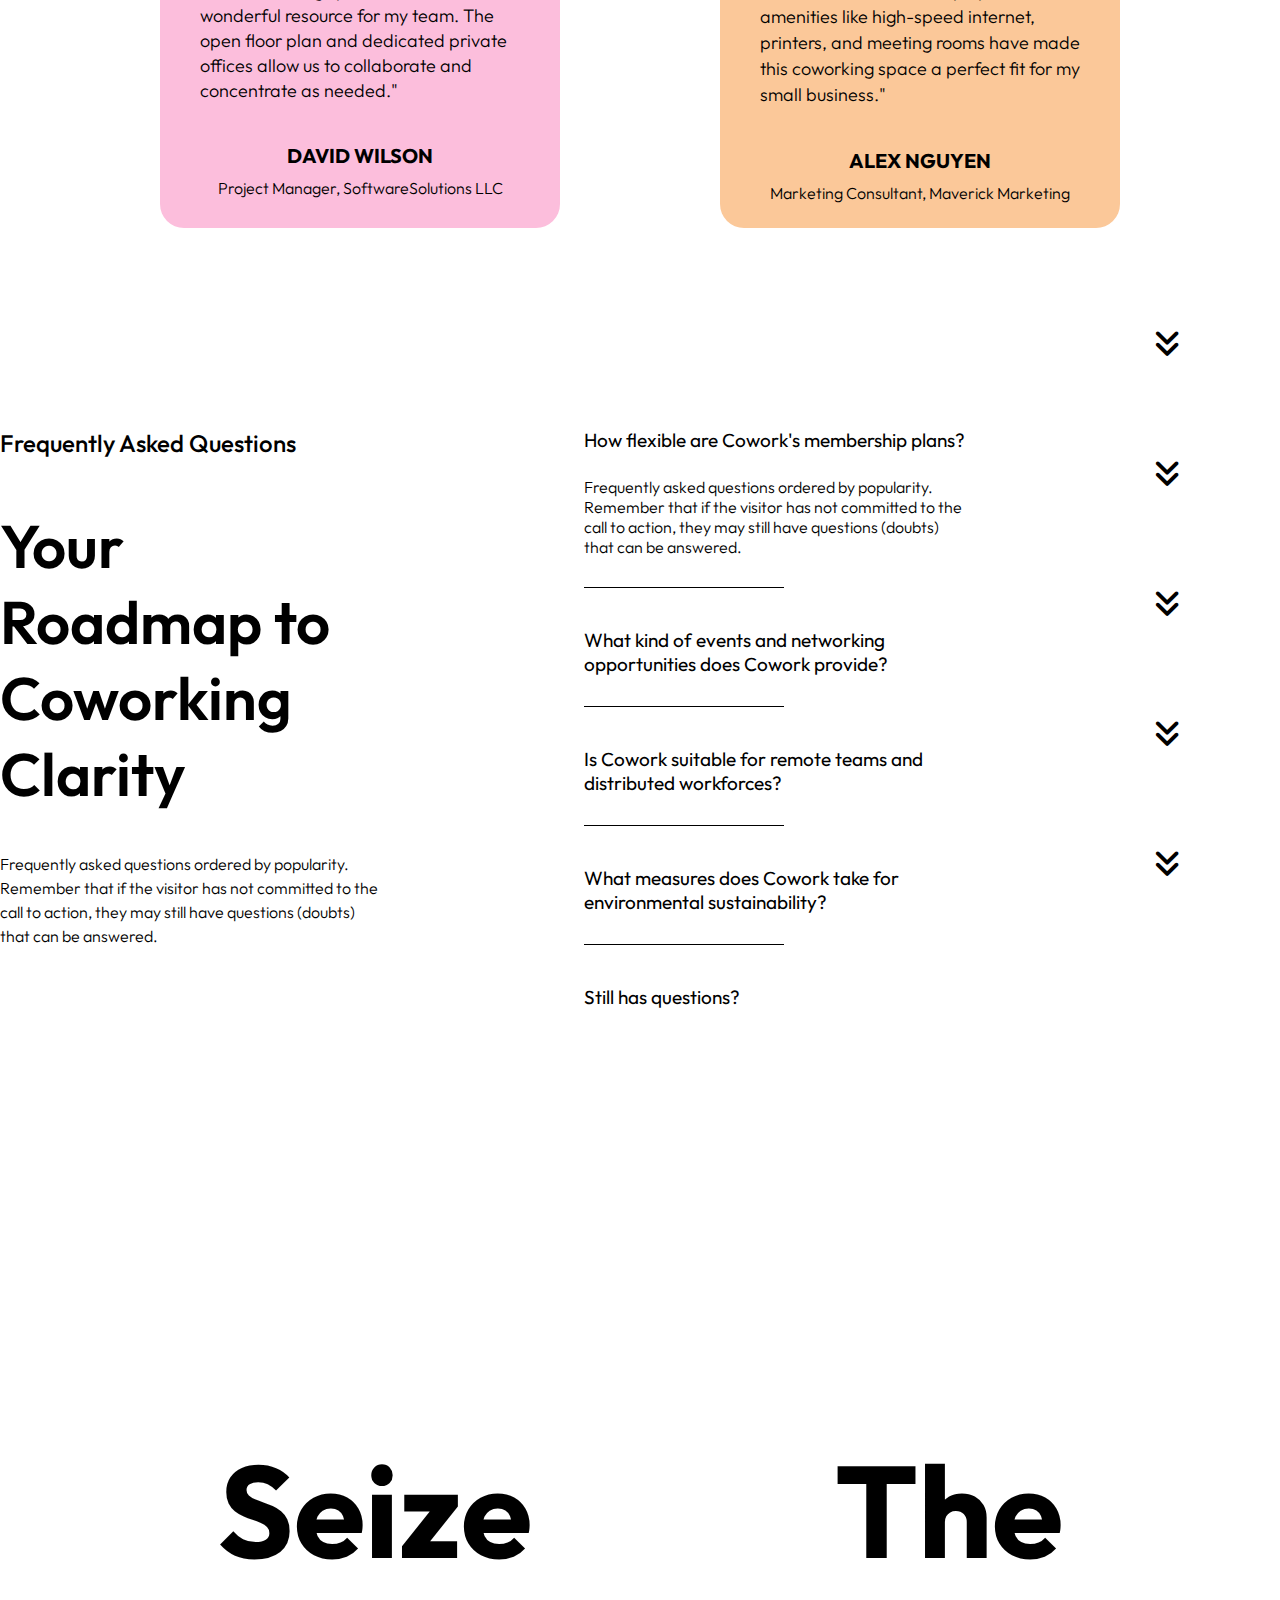
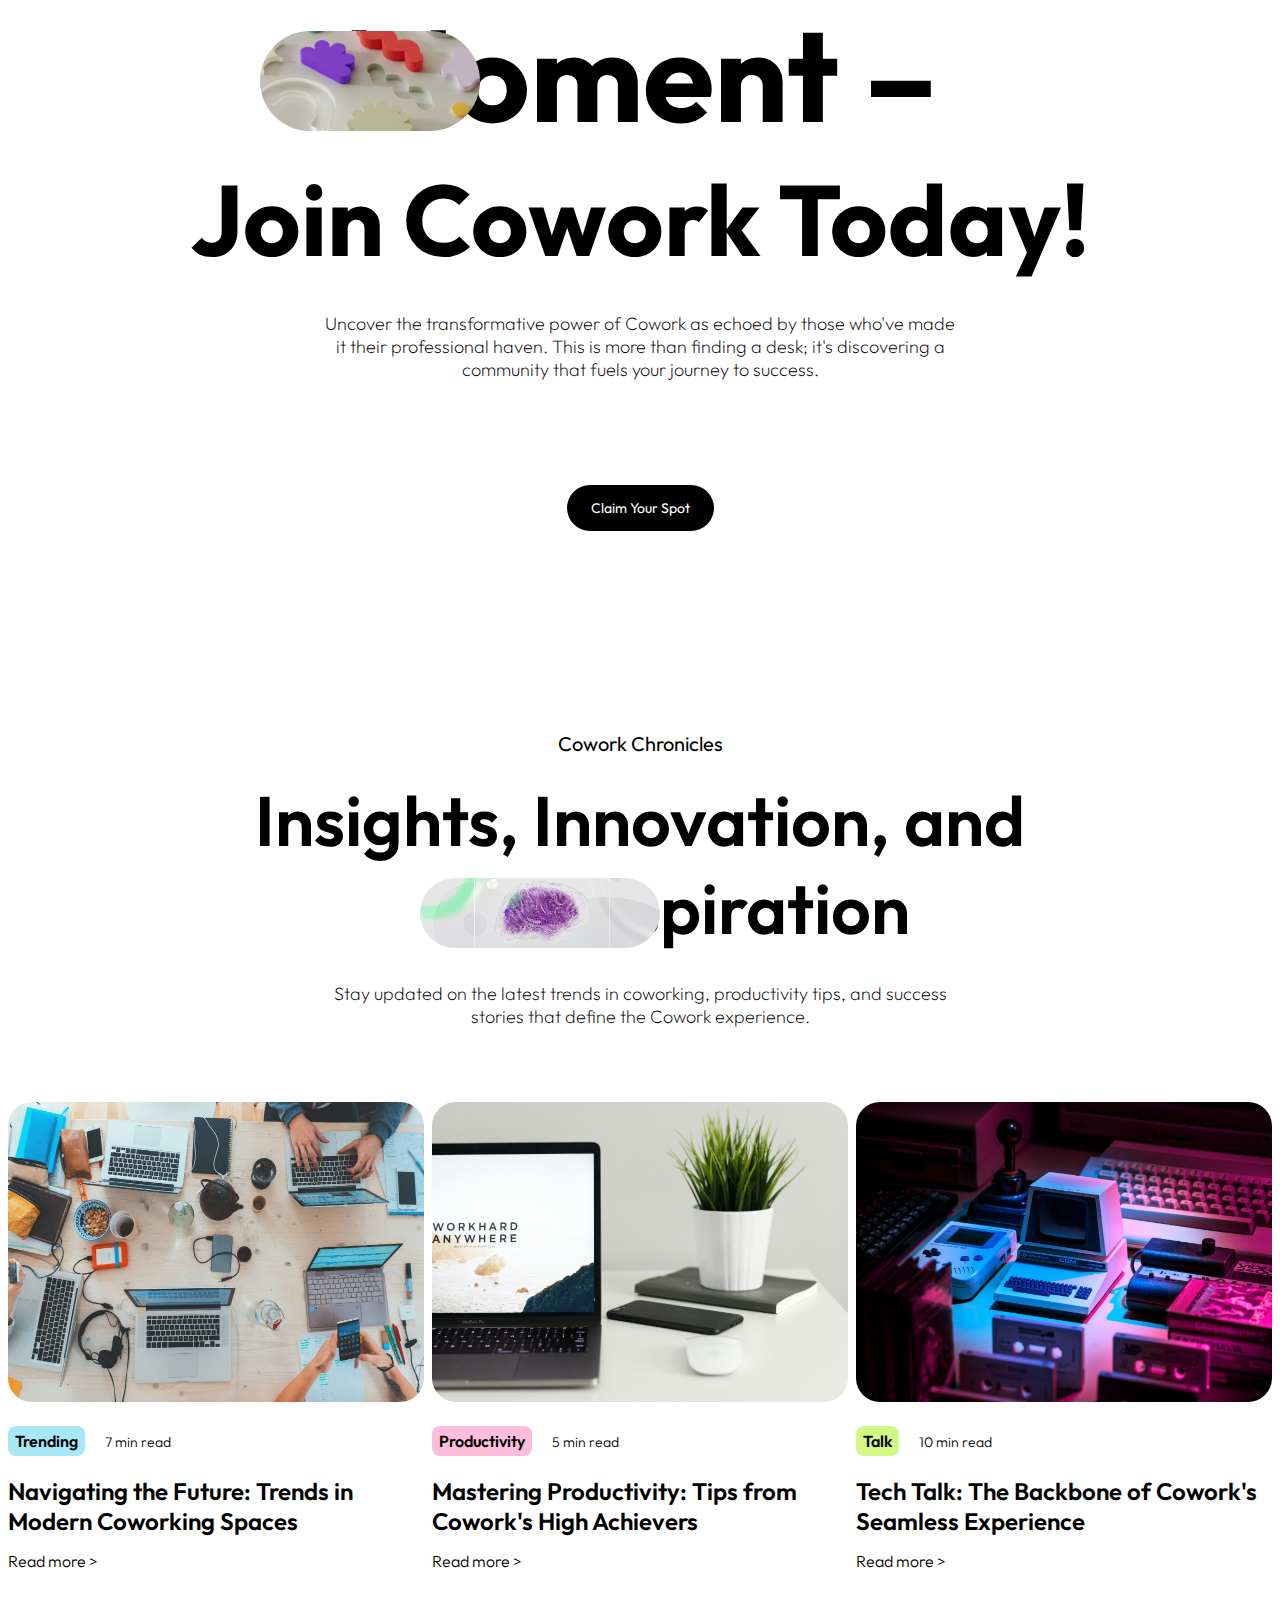
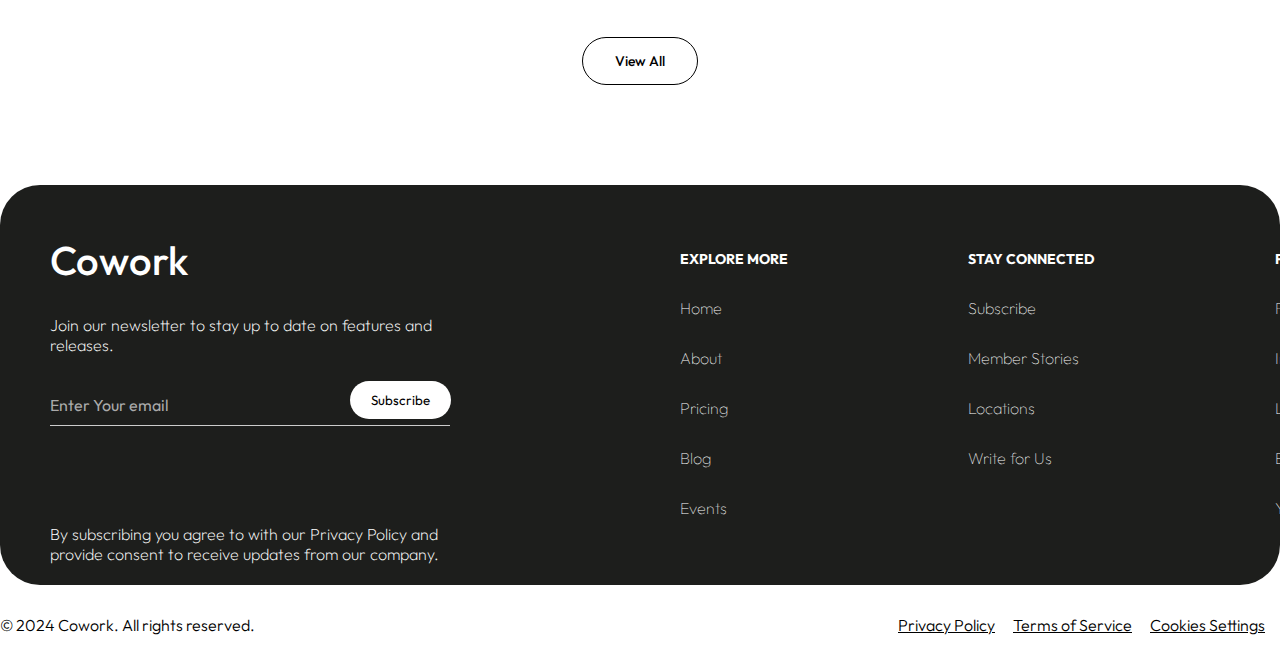
<file: 004 Cowork/index.html>
<!DOCTYPE html>
<html lang="en">
  <head>
    <meta charset="UTF-8" />
    <meta name="viewport" content="width=device-width, initial-scale=1.0" />
    <title>Cowork</title>
    <link rel="stylesheet" href="style.css" />
    <link rel="stylesheet" href="Mobile-style.css" />
    <link
      rel="stylesheet"
      href="https://cdnjs.cloudflare.com/ajax/libs/font-awesome/6.7.2/css/all.min.css"
      integrity="sha512-Evv84Mr4kqVGRNSgIGL/F/aIDqQb7xQ2vcrdIwxfjThSH8CSR7PBEakCr51Ck+w+/U6swU2Im1vVX0SVk9ABhg=="
      crossorigin="anonymous"
      referrerpolicy="no-referrer"
    />
  </head>
  <body>
    <!-- header -->
    <header>
      <nav>
        <div class="navbar">
          <div class="navbar-content">
            <div class="left-nav-logo">
              <img src="Assets/Logo.png" alt="cowork-logo" />
            </div>
            <div class="right-nav-text">
              <a href="">About</a>
              <a href="">Pricing</a>
              <a href="">Blog</a>
              <a href="">Events</a>
              <div class="right-nav-btn">
                <button class="log-in">Log In</button>
                <button class="sign-up">Sign Up</button>
              </div>
              <div class="bar">
                <i class="fa-solid fa-bars-staggered"></i>
              </div>
            </div>
          </div>
        </div>
      </nav>
    </header>
    <!-- main -->
    <main>
      <!-- hero section one -->
      <section class="hero-container-one">
        <div class="hero-sec-one">
          <div class="text-container">
            <div class="hero-sec-one-text">
              <h1>Elevate Your Workspace with Cowork</h1>
              <p>
                Welcome to Cowork – where innovation meets collaboration in the
                heart of productivity! Unleash 🚀 your potential in our
                thoughtfully designed coworking spaces, tailored to inspire
                creativity and foster connections.
              </p>

              <div class="circle">
                <img src="Assets/circle.png" alt="circle" />
              </div>
              <div class="phone-circle">
                <img src="Assets/image.png" alt="" />
              </div>
              <div class="first-hero-btn">
                <button>Claim Your Spot</button>
              </div>
            </div>
          </div>
          <div class="image-container">
            <div class="hero-sec-image">
              <img src="Assets/001.jpg" alt="hero-img" />
            </div>
          </div>
        </div>
        <div class="image-phone">
          <img src="Assets/001.jpg" alt="" />
        </div>
      </section>
      <!-- hero section two -->
      <section class="hero-container-two">
        <div class="logo-sec-two">
          <div class="logo-sec-two-text">
            <h4>Trusted by Leading Companies</h4>
            <div class="logo-sec-two-images">
              <img src="Assets/logo (2).png" alt="" />
              <img src="Assets/logo (3).png" alt="" />
              <img src="Assets/logo (4).png" alt="" />
              <img src="Assets/logo (5).png" alt="" />
              <img src="Assets/logo (3).png" alt="" />
            </div>
          </div>
        </div>
      </section>
      <!-- hero-section three -->
      <section class="hero-container-three">
        <div class="phone-text-three">
          <h1>Why Choose</h1>
          <h2>Cowork ?</h2>
          <div class="middle-image-phone">
            <img src="Assets/002.jpg" alt="middle image" />
          </div>
        </div>
        <div class="hero-sec-three">
          <div class="hero-sec-three-text">
            <div class="left-text">
              <h1>Why Choose</h1>
            </div>
            <div class="right-text">
              <h1>Cowork ?</h1>
            </div>
            <div class="middle-image">
              <img src="Assets/002.jpg" alt="" />
            </div>
          </div>
          <div class="icons">
            <i class="fa-solid fa-globe"><div class="ball-one"></div></i>
            <i class="fa-regular fa-credit-card"
              ><div class="ball-two"></div
            ></i>
            <i class="fa-solid fa-user"><div class="ball-three"></div></i>
          </div>
          <div class="icon-text-container">
            <div class="icon-text">
              <div class="icon-text-one">
                <i class="fa-solid fa-globe"></i>
                <div class="ball-phone-one"></div>
                <h4>Flexible Spaces</h4>
                <p>
                  Whether you're a solopreneur, startup, or an established
                  enterprise, our flexible office solutions cater to your
                  evolving needs.
                </p>
              </div>
              <div class="icon-text-two">
                <i class="fa-regular fa-credit-card"></i>
                <div class="ball-phone-two"></div>
                <h4>Transparent Pricing</h4>
                <p>
                  Choose a plan that suits your budget and business objectives,
                  and experience the value of a premium coworking space without
                  breaking the bank.
                </p>
              </div>
              <div class="icon-text-three">
                <i class="fa-solid fa-user"></i>
                <div class="ball-phone-three"></div>
                <h4>Tailored Memberships</h4>
                <p>
                  Whether you prefer the flexibility of a hot desk or the
                  exclusivity of a private office, Cowork offers tailored
                  solutions to suit every working style.
                </p>
              </div>
            </div>
          </div>
        </div>
      </section>
      <!-- hero section four -->
      <section class="hero-container-four">
        <div class="hero-sec-four">
          <div class="hero-sec-four-text">
            <h1>A Virtual Tour</h1>
            <h2>Explore Cowork Through Our</h2>
            <div class="middle-image-two">
              <img src="Assets/003.jpg" alt="" />
              <h3>Lens</h3>
            </div>
            <div class="four-para">
              <p>
                Experience the essence of Cowork before setting foot in our
                dynamic spaces. Our immersive video tour gives you a sneak peek
                into the vibrant atmosphere, cutting-edge facilities, and
                collaborative energy that define the Cowork experience.
              </p>
              <div class="hero-sec-four-btn">
                <button>Explore Spaces</button>
              </div>
            </div>
          </div>
          <div class="hero-sec-four-image">
            <img src="Assets/004.jpg" alt="" />
            <div class="play-btn">
              <div class="play-box"></div>
              <i class="fa-solid fa-play"></i>
            </div>
            <div class="play-phone-btn">
              <div class="play-phone-box"></div>
              <i class="fa-solid fa-play"></i>
            </div>
          </div>
        </div>
      </section>
      <!-- hero section five-->
      <section class="hero-container-five">
        <div class="hero-sec-five">
          <div class="hero-sec-five-text">
            <h1>Cowork in Numbers</h1>
            <h2>Transformative Statistics That Speak Volumes</h2>
            <div class="percentages">
              <div class="percentage-row-one">
                <div class="first-percent">
                  <h4>240%</h4>
                  <p>Community Growth</p>
                  <div class="percent-ball-one"></div>
                </div>
                <div class="second-percent">
                  <h4>99%</h4>
                  <p>Technology Uptime</p>
                  <div class="percent-ball-two"></div>
                </div>
              </div>
              <div class="percentage-row-two">
                <div class="third-percent">
                  <h4>50+</h4>
                  <p>Happy Members</p>
                  <div class="percent-ball-three"></div>
                </div>
                <div class="fourth-percent">
                  <h4>100%</h4>
                  <p>Renewable Energy Sources</p>
                  <div class="percent-ball-four"></div>
                </div>
              </div>
            </div>
          </div>
          <div class="hero-sec-five-image">
            <img src="Assets/005.jpg" alt="" />
          </div>
        </div>
        <div class="hero-sec-five-phone-image">
          <img src="Assets/005.jpg" alt="" />
        </div>
      </section>
      <!-- hero section six-->
      <section class="hero-container-six">
        <div class="hero-sec-six">
          <div class="hero-sec-six-text">
            <h1>Cowork in Words</h1>
            <h2>Hear It from Our Clients</h2>
          </div>
          <div class="person-boxes-line-one">
            <div class="person-box-one">
              <div class="person-box-one-image">
                <div class="image-one"></div>
              </div>

              <div class="person-box-one-text">
                <p>
                  "The 24/7 access and secure facilities have been incredibly
                  convenient for my team's flexible schedules. We love the
                  coworking space!"
                </p>
                <h4>Liam Brown</h4>
                <h5>Software Engineer, TechStartup Innovations</h5>
              </div>
            </div>
            <div class="person-box-two">
              <div class="person-box-two-image">
                <div class="image-two"></div>
              </div>
              <div class="person-box-two-text">
                <p>
                  “The aesthetics of Cowork are inspiring. The attention to
                  detail in the design creates an atmosphere that sparks
                  creativity. It's a place where ideas flow effortlessly, and
                  collaboration happens organically.”
                </p>
                <h4>Michael Rodriguez</h4>
                <h5>Creative Director, DesignCraft Studio</h5>
              </div>
            </div>
            <div class="person-box-three">
              <div class="person-box-three-image">
                <div class="image-three"></div>
              </div>
              <div class="person-box-three-text">
                <p>
                  "As a freelance designer, I was getting tired of working from
                  home or coffee shops. The coworking space has provided me with
                  a productive and professional environment to focus on my
                  work."
                </p>
                <h4>Michael Thompson</h4>
                <h5>Graphic Designer, DesignCo</h5>
              </div>
            </div>
          </div>
          <div class="person-boxes-line-two">
            <div class="person-box-four">
              <div class="person-box-four-image">
                <div class="image-four"></div>
              </div>
              <div class="person-box-four-text">
                <p>
                  "The coworking space has been a wonderful resource for my
                  team. The open floor plan and dedicated private offices allow
                  us to collaborate and concentrate as needed."
                </p>
                <h4>David Wilson</h4>
                <h5>Project Manager, SoftwareSolutions LLC</h5>
              </div>
            </div>
            <div class="person-box-five">
              <div class="person-box-five-image">
                <div class="image-five"></div>
              </div>
              <div class="person-box-five-text">
                <p>
                  "The flexible membership options and amenities like high-speed
                  internet, printers, and meeting rooms have made this coworking
                  space a perfect fit for my small business."
                </p>
                <h4>Alex Nguyen</h4>
                <h5>Marketing Consultant, Maverick Marketing</h5>
              </div>
            </div>
          </div>
        </div>
      </section>
      <!-- hero section seven  -->
      <section class="hero-container-seven">
        <div class="hero-sec-seven">
          <div class="hero-sec-seven-text">
            <div class="left-side">
              <h1>Frequently Asked Questions</h1>
              <h2>Your Roadmap to Coworking Clarity</h2>
              <p>
                Frequently asked questions ordered by popularity. Remember that
                if the visitor has not committed to the call to action, they may
                still have questions (doubts) that can be answered.
              </p>
            </div>
            <div class="right-side">
              <h1>How flexible are Cowork's membership plans?</h1>
              <p>
                Frequently asked questions ordered by popularity. Remember that
                if the visitor has not committed to the call to action, they may
                still have questions (doubts) that can be answered.
              </p>
              <div class="line"></div>
              <h1>
                What kind of events and networking opportunities does Cowork
                provide?
              </h1>
              <div class="line"></div>
              <h1>
                Is Cowork suitable for remote teams and distributed workforces?
              </h1>
              <div class="line"></div>
              <h1>
                What measures does Cowork take for environmental sustainability?
              </h1>
              <div class="line"></div>
              <h1>Still has questions?</h1>
            </div>
          </div>
          <div class="icon">
            <i class="fa-solid fa-angles-down"></i>
            <i class="fa-solid fa-angles-down"></i>
            <i class="fa-solid fa-angles-down"></i>
            <i class="fa-solid fa-angles-down"></i>
            <i class="fa-solid fa-angles-down"></i>
          </div>
        </div>
      </section>
      <!-- hero section eight -->
      <section class="hero-container-eight">
        <div class="hero-sec-eight">
          <div class="hero-sec-eight-text">
            <h1>Seize</h1>
            <h3>The Moment –</h3>
            <h2>Join Cowork Today!</h2>
            <div class="para-box">
              <p>
                Uncover the transformative power of Cowork as echoed by those
                who've made it their professional haven. This is more than
                finding a desk; it's discovering a community that fuels your
                journey to success.
              </p>
            </div>
            <div class="middle-image-three">
              <img src="Assets/012.jpg" alt="" />
            </div>
            <div class="eight-hero-btn">
              <button>Claim Your Spot</button>
            </div>
          </div>
        </div>
      </section>
      <!-- hero section nine-->
      <section class="hero-container-nine">
        <div class="hero-sec-nine">
          <div class="hero-sec-nine-text">
            <h1>Cowork Chronicles</h1>
            <h3>Insights, Innovation, and</h3>
            <h4>Inspiration</h4>
            <div class="para-box">
              <p>
                Stay updated on the latest trends in coworking, productivity
                tips, and success stories that define the Cowork experience.
              </p>
            </div>
            <div class="middle-image-four">
              <img src="Assets/013.jpg" alt="" />
            </div>
          </div>
        </div>
      </section>
      <!-- hero section ten -->
      <section class="hero-container-ten">
        <div class="hero-sec-ten">
          <div class="hero-sec-ten-images">
            <div class="product-one">
              <img src="Assets/014.jpg" alt="" />
              <div class="position-time-one">
                <h4>Trending</h4>
                <h6>7 min read</h6>
              </div>
              <h2>Navigating the Future: Trends in Modern Coworking Spaces</h2>
              <h5>Read more ></h5>
            </div>
            <div class="product-two">
              <img src="Assets/016.jpg" alt="" />
              <div class="position-time-two">
                <h4>Productivity</h4>
                <h6>5 min read</h6>
              </div>
              <h2>Mastering Productivity: Tips from Cowork's High Achievers</h2>
              <h5>Read more ></h5>
            </div>
            <div class="product-three">
              <img src="Assets/015.jpg" alt="" />
              <div class="position-time-three">
                <h4>Talk</h4>
                <h6>10 min read</h6>
              </div>
              <h2>Tech Talk: The Backbone of Cowork's Seamless Experience</h2>
              <h5>Read more ></h5>
            </div>
          </div>
          <div class="hero-sec-ten-btn">
            <button>View All</button>
          </div>
        </div>
      </section>
    </main>
    <!-- footer -->
    <footer>
      <div class="footer-container">
        <div class="footer-box">
          <div class="footer-text">
            <div class="left-footer-text">
              <h1>Cowork</h1>

              <p>
                Join our newsletter to stay up to date on features and releases.
              </p>
              <input
                class="borderless-email-input"
                type="email"
                name="email"
                id="email"
                placeholder="Enter Your email"
              />
              <div class="subscribe-btn">
                <button>Subscribe</button>
              </div>
              <p>
                By subscribing you agree to with our Privacy Policy and provide
                consent to receive updates from our company.
              </p>
              <div class="phone-footer-text">
                <div class="first-anchor">
                  <h4>Explore More</h4>
                  <a href="">Home</a>
                  <a href="">About</a>
                  <a href="">Pricing</a>
                  <a href="">Blog</a>
                  <a href="">Events</a>
                </div>
                <div class="second-anchor">
                  <h4>Stay Connected</h4>
                  <a href="">Subscribe</a>
                  <a href="">Member Stories</a>
                  <a href="">Locations</a>
                  <a href="">Write for Us</a>
                </div>
                <div class="third-anchor">
                  <h4>Follow Us</h4>
                  <a href="">Facebook</a>
                  <a href="">Instagram</a>
                  <a href="">Linkdin</a>
                  <a href="">Behance</a>
                  <a href="">Youtube</a>
                </div>
              </div>
            </div>
            <div class="right-side-footer">
              <div class="right-footer-text">
                <div class="first-anchor">
                  <h4>Explore More</h4>
                  <a href="">Home</a>
                  <a href="">About</a>
                  <a href="">Pricing</a>
                  <a href="">Blog</a>
                  <a href="">Events</a>
                </div>
                <div class="second-anchor">
                  <h4>Stay Connected</h4>
                  <a href="">Subscribe</a>
                  <a href="">Member Stories</a>
                  <a href="">Locations</a>
                  <a href="">Write for Us</a>
                </div>
                <div class="third-anchor">
                  <h4>Follow Us</h4>
                  <a href="">Facebook</a>
                  <a href="">Instagram</a>
                  <a href="">Linkdin</a>
                  <a href="">Behance</a>
                  <a href="">Youtube</a>
                </div>
              </div>
            </div>
          </div>
        </div>
        <div class="footer-last-line">
          <p>© 2024 Cowork. All rights reserved.</p>
          <div class="terms">
            <a href="">Privacy Policy</a>
            <a href="">Terms of Service</a>
            <a href="">Cookies Settings</a>
          </div>
        </div>
      </div>
    </footer>
  </body>
</html>
</file>
<file: 001 Netflix/style.css>
* {
    margin: 0;
    padding: 0;
    box-sizing: border-box;
    font-family: Arial, Helvetica, sans-serif;
}

body {
    margin: 0;
    background-color: black;
    font-family: Arial, Helvetica, sans-serif;
}

.navbar {
    position: fixed;
    top: 0;
    left: 50%;
    transform: translateX(-50%);
    width: 80%;
    display: flex;
    align-items: center;
    justify-content: space-between;
    padding: 10px 20px;
    z-index: 9999; /* High z-index value */
    margin-top: 15px;
    background: rgba(0, 0, 0, 0.582);
    border-radius: 5px;
}


.nav-image img {
    height: 40px;
    z-index: 100
}

.hero-image {
    position: relative;
    height: 80vh;
    width: 100%;
    background-color: black;
}

.hero-image::before {
    content: "";
    position: absolute;
    top: 0;
    left: 0;
    width: 100%;
    height: 100%;
    background-color: black;
    opacity: 0.44;
    z-index: 1;
}

.hero-image img {
    position: relative;
    z-index: 0;
    height: 100%;
    width: 100%;
    object-fit: cover;
}

.hero-content {
    position: absolute;
    top: 50%;
    left: 50%;
    transform: translate(-50%, -50%);
    text-align: center;
    z-index: 2; /* Ensures content is above overlay and image */
    color: white;
}
.nav-btn button{
    font-size: 15px;
    padding: 10px;
    background-color: #e50914;
    border: none;
    color: white;
    border-radius: 3px;
    transition: all 0.3s ease;
}
.nav-btn button:hover{
    background-color: #b00710;
    cursor: pointer;
}

.hero-content h1 {
    font-size: 4rem;
    font-weight: 550;
    text-transform: capitalize;
    margin-bottom: 20px;
}

.hero-content h3 {
    font-size: 1.8rem;
    font-weight: 400;
    margin-bottom: 15px;
    text-transform: capitalize;
}

.hero-content h4 {
    font-size: 1.5rem;
    font-weight: 300;
    margin-bottom: 30px;
    text-transform: capitalize;
}

.hero-content .input-container {
    display: flex;
    justify-content: center;
    gap: 10px;
}

.hero-content input {
    padding: 10px;
    font-size: 1rem;
    border: 1px solid #fff;
    border-radius: 5px;
    background-color: rgba(255, 255, 255, 0.8);
    color: black;
    width: 400px;
    opacity: 0.8;
}

.hero-content button {
    padding: 10px 20px;
    font-size: 1rem;
    border: none;
    border-radius: 5px;
    background-color: #e50914;
    color: white;
    cursor: pointer;
    transition: all 0.3s ease;
}

.hero-content button:hover {
    background-color: #b00710;
}
.first img{
    height: 400px;
    transform: translate(1000px);
    border-radius: 50px;
}
.first h1{
    position: relative;
    top: 250px;
    left: 50%;
    transform: translateX(-50%);
    width: 80%;
    z-index: 100;
    color: white;
    text-transform: capitalize;
    font-size: 50px;
    margin-bottom: 10px;   
}
.first h3{
    position: relative;
    top: 250px;
    left: 50%;
    transform: translateX(-50%);
    width: 80%;
    z-index: 100;
    color: white;
    text-transform: capitalize;
    font-size: 20px;
    font-weight: 100;
}
.second{
    margin-bottom: 50px;
}
.second img{
    height: 400px;
    transform: translate(190px);
    border-radius: 50px;
}
.second h1{
    position: relative;
    top: 250px;
    left: 50%;
    transform: translateX(10%);
    width: 80%;
    z-index: 100;
    color: white;
    text-transform: capitalize;
    font-size: 50px;
    margin-bottom: 10px;
}
.second h3{
    position: relative;
    top: 250px;
    left: 50%;
    transform: translateX(10%);
    width: 80%;
    z-index: 100;
    color: white;
    text-transform: capitalize;
    font-size: 20px;
    font-weight: 100;
}
/* width */
::-webkit-scrollbar {
    width: 10px;
  }
  
  /* Track */
  ::-webkit-scrollbar-track {
    background: #f1f1f1;
  }
  
  /* Handle */
  ::-webkit-scrollbar-thumb {
    background: #888;
  }
  
  /* Handle on hover */
  ::-webkit-scrollbar-thumb:hover {
    background: #555;
}
hr{
    border: 2px solid darkgray;
}
.faq-heading{
    display: flex;
    justify-content: center;
    color: white;
    text-transform: capitalize;
    margin-top: 50px;
    font-size: 25px;
    margin-bottom: 50px;
}
.footer-content{
    max-width: 140vh;
    margin: 0 auto;
    color: white;
    text-transform: capitalize;
    cursor: pointer;
}
.box{
    background-color:rgb(61, 61, 61);   
    padding: 20px;
    margin-bottom: 20px;
    transition: all 0.3s ease;
}
.box:hover{
    background-color: gray;
}
.lower-footer{
    max-width: 100vh;
    margin: 0 auto;
    margin-top: 100px;
}
.plateforms{
    display: flex;
    gap: 20px;
    justify-content: space-between;
    margin-bottom: 100px;
}
.lower-footer a {
    display: flex;
    flex-direction: column;
    color: white;
    font-size: 15px;
    text-transform: capitalize;
    padding: 7px;
}
.lower-footer h1{
    color: white;
    margin-bottom: 30px;
    text-transform: capitalize;
    font-size: 25px;
    font-weight: 300;
}

/* General styles for mobile responsiveness */
@media (max-width: 768px) {
    /* Navbar adjustments */
    .navbar {
        width: 100%; /* Full width on mobile */
        flex-direction: column; /* Stack items vertically */
        padding: 15px;
    }
    .nav-image img {
        height: 30px; /* Smaller logo */
    }
    .nav-btn button {
        font-size: 12px;
        padding: 8px; /* Smaller buttons */
    }

    /* Hero section adjustments */
    .hero-image {
        height: 60vh; /* Reduce height for smaller screens */
    }
    .hero-content h1 {
        font-size: 2.5rem; /* Smaller headline */
    }
    .hero-content h3, .hero-content h4 {
        font-size: 1.2rem; /* Adjust subheadings */
    }
    .hero-content .input-container {
        flex-direction: column; /* Stack inputs and buttons */
        gap: 10px;
    }
    .hero-content input {
        width: 90%; /* Full width for input */
    }

    /* First and Second section adjustments */
    .first img, .second img {
        height: 200px; /* Reduce image size */
        transform: none; /* Center images */
        margin: 0 auto;
        display: block;
    }
    .first h1, .second h1 {
        font-size: 1.8rem; /* Smaller headlines */
    }
    .first h3, .second h3 {
        font-size: 1rem; /* Smaller subheadings */
    }

    /* Footer adjustments */
    .plateforms {
        flex-direction: column; /* Stack lists vertically */
        gap: 10px;
    }
    .lower-footer {
        max-width: 90%; /* Constrain width on smaller screens */
    }
    .lower-footer h1 {
        font-size: 20px; /* Adjust footer heading size */
    }
    .lower-footer a {
        font-size: 12px; /* Adjust footer link size */
    }
}

/* Additional styles for very small devices (max-width: 480px) */
@media (max-width: 480px) {
    /* Navbar adjustments */
    .navbar {
        padding: 10px;
    }
    .nav-btn button {
        font-size: 10px;
        padding: 5px;
    }

    /* Hero section adjustments */
    .hero-content h1 {
        font-size: 2rem;
    }
    .hero-content h3, .hero-content h4 {
        font-size: 1rem;
    }
    .hero-content input {
        width: 100%; /* Full width for extra-small screens */
    }
    .hero-content button {
        padding: 8px;
        font-size: 0.9rem;
    }

    /* Footer adjustments */
    .plateforms {
        gap: 5px;
    }
    .lower-footer h1 {
        font-size: 18px;
    }
    .lower-footer a {
        font-size: 10px;
    }
}
</file>
<file: 002 Apple/style.css>
* {
    margin: 0;
    padding: 0;
    box-sizing: border-box;
    font-family: Helvetica, sans-serif;
}

/* navbar */

/* Make the header and navbar fixed */
header {
    position: fixed; /* Fix the navbar at the top */
    top: 0;
    left: 0;
    width: 100%;
    background-color: #1b1b1b;
    height: 50px;
    z-index: 1000; /* Ensure it's above other elements */
  }
  
  /* Update navbar styling */
  .navbar {
    display: flex;
    align-items: center; /* Vertically center items */
    justify-content: center; /* Center items */
    gap: 20px; /* Consistent spacing */
    padding: 0 20px;
    height: 100%; /* Match the height of the header */
    color: white;
  }
  
  /* Logo styles */
  .navbar img {
    height: 17px;
    display: block;
    margin-bottom: 0;
    cursor: pointer;
    margin-top: 3px;
  }
  
  /* Text links in navbar */
  .navbar p {
    font-weight: 400;
    font-size: 12px;
    color: white;
    padding: 0 10px;
    line-height: 40px;
    cursor: pointer;
    transition: all 0.3s ease;
    margin-top: 5px;
  }
  
  /* Hover effect for text links */
  .navbar p:hover {
    color: rgb(214, 214, 214);
  }
  
  /* Icons */
  .navbar i {
    font-size: 13px;
    color: white;
    line-height: 40px;
    padding: 0 10px;
    cursor: pointer;
    transition: all 0.3s ease;
    margin-top: 5px;
  }
  
  .navbar i:hover {
    color: rgb(202, 202, 202);
  }
  
  /* Add some body padding to prevent content from being hidden under the fixed navbar */
  body {
    padding-top: 50px; /* Prevent content from being hidden behind the navbar */
  }
  

/* first section */

.hero-section {
    position: relative; /* Establish a relative positioning context for the text */
    display: flex;
    justify-content: center;
    align-items: center;
    height: auto;
    overflow: hidden;
}

.hero-image img {
    width: 150vw; /* Keep the current size */
    height: auto; /* Maintain aspect ratio */
    display: block; /* Remove extra spacing */
}

.hero-text {
    position: absolute; /* Overlay the text on the image */
    color: white; /* Make the text visible on the image */
    text-align: center; /* Center-align the text */
    top: 15%; /* Position the text vertically in the center */
    left: 50%; /* Position the text horizontally in the center */
    transform: translate(-50%, -50%); /* Adjust for center alignment */ 
}

.hero-text h1 {
    font-size: 3.5rem; /* Adjust size as needed */
    margin-bottom: 10px;
}

.hero-text h4 {
    font-size: 1.8rem; /* Adjust size as needed */
    font-weight: 200;
}
.hero-button{
    position: absolute; /* Overlay the text on the image */
    color: white; /* Make the text visible on the image */
    text-align: center; /* Center-align the text */
    top: 30%; /* Position the text vertically in the center */
    left: 50%; /* Position the text horizontally in the center */
    transform: translate(-50%, -50%); /* Adjust for center alignment */ 
}
.hero-button .more{
    padding: 10px 25px; /* Uniform padding for both buttons */
    border-radius: 30px; /* Set consistent border-radius */
    border: none;
    background-color: #0071e3;
    color: white;
    font-weight: 200;
    margin: 10px; /* Optional for spacing between buttons */
    font-size: 17px; /* Uniform font size */
    transition: all 0.3s ease;
    cursor: pointer;
}
.hero-button .Buy{
    padding: 9px 20px; /* Uniform padding for both buttons */
    border-radius: 30px; /* Set consistent border-radius */
    border: none;
    color: #0071e3;
    border: 1px solid #0071e3;
    font-weight: 200;
    margin: 10px; /* Optional for spacing between buttons */
    font-size: 17px; /* Uniform font size */
    transition: all 0.3s ease;
    cursor: pointer;
    background: none;
} 
.hero-button .more:hover{
    background-color: #198cff;
}
.hero-button .Buy:hover {
    background-color: #198cff;
    color: white;
    border-color: #198cff; /* Smooth transition */
}

.hero-button .more,
.hero-button .Buy {
    line-height: 1.5; /* Ensures text alignment inside buttons */
}
.sec-hero-section{
    position: relative; /* Establish a relative positioning context for the text */
    display: flex;
    justify-content: center;
    align-items: center;
    height: auto;
    overflow: hidden;
}

/* second section */

.sec-hero-image img {
    width: 150vw; /* Keep the current size */
    height: auto; /* Maintain aspect ratio */
    display: block; /* Remove extra spacing */
}

.sec-hero-text {
    position: absolute; /* Overlay the text on the image */
    color: white; /* Make the text visible on the image */
    text-align: center; /* Center-align the text */
    top: 15%; /* Position the text vertically in the center */
    left: 50%; /* Position the text horizontally in the center */
    transform: translate(-50%, -50%); /* Adjust for center alignment */ 
}

.sec-hero-text h1 {
    font-size: 3.5rem; /* Adjust size as needed */
    margin-bottom: 10px;
}

.sec-hero-text h4 {
    font-size: 1.8rem; /* Adjust size as needed */
    font-weight: 200;
}
.sec-hero-button{
    position: absolute; /* Overlay the text on the image */
    color: white; /* Make the text visible on the image */
    text-align: center; /* Center-align the text */
    top: 30%; /* Position the text vertically in the center */
    left: 50%; /* Position the text horizontally in the center */
    transform: translate(-50%, -50%); /* Adjust for center alignment */ 
}
.sec-hero-button .more{
    padding: 10px 25px; /* Uniform padding for both buttons */
    border-radius: 30px; /* Set consistent border-radius */
    border: none;
    background-color: white;
    color: black;
    font-weight: 200;
    margin: 10px; /* Optional for spacing between buttons */
    font-size: 17px; /* Uniform font size */
    transition: all 0.3s ease;
    cursor: pointer;
}
.sec-hero-button .Buy{
    padding: 9px 20px; /* Uniform padding for both buttons */
    border-radius: 30px; /* Set consistent border-radius */
    border: none;
    color: white;
    border: 1px solid white;
    font-weight: 200;
    margin: 10px; /* Optional for spacing between buttons */
    font-size: 17px; /* Uniform font size */
    transition: all 0.3s ease;
    cursor: pointer;
    background: none;
} 
.sec-hero-button .more:hover{
    background-color: #e7e7e7;
}
.sec-hero-button .Buy:hover {
    background-color: white;
    color: rgb(44, 44, 44);
    border-color: white; /* Smooth transition */
}

.sec-hero-button .more,
.sec-hero-button .Buy {
    line-height: 1.5; /* Ensures text alignment inside buttons */
}

/* third section */

.third-hero-section{
    margin-bottom: 200px;
}
.third-hero-image {
    display: flex; /* Enable flexbox */
    justify-content: center; /* Center horizontally */
    Center vertically
    height: 100vh; /* Make sure the container takes full viewport height */
    position: relative; /* Ensure relative positioning for absolute elements */
}

.third-hero-image img {
    width: 50%; /* Adjust size as needed */
    height: auto; /* Maintain aspect ratio */
    display: block; /* Remove extra spacing */
}


.third-hero-text {
    position: absolute; /* Overlay the text on the image */
    color: white; /* Make the text visible on the image */
    text-align: center; /* Center-align the text */
    top: 178%; /* Position the text vertically in the center */
    left: 50%; /* Position the text horizontally in the center */
    transform: translate(-50%, -50%); /* Adjust for center alignment */ 
    color: rgb(44, 44, 44);
}

.third-hero-text h1 {
    font-size: 3rem; /* Adjust size as needed */
    margin-bottom: 10px;
}

.third-hero-text p{
    font-size: 1.8rem; /* Adjust size as needed */
    font-weight: 200;
}
.third-hero-button{
    position: absolute; /* Overlay the text on the image */
    color: white; /* Make the text visible on the image */
    text-align: center; /* Center-align the text */
    top: 186%; /* Position the text vertically in the center */
    left: 50%; /* Position the text horizontally in the center */
    transform: translate(-50%, -50%); /* Adjust for center alignment */ 
}
.third-hero-button .more{
    padding: 10px 25px; /* Uniform padding for both buttons */
    border-radius: 30px; /* Set consistent border-radius */
    border: none;
    background-color: #0071e3;
    color: white;
    font-weight: 200;
    margin: 10px; /* Optional for spacing between buttons */
    font-size: 17px; /* Uniform font size */
    transition: all 0.3s ease;
    cursor: pointer;
}
.third-hero-button .more:hover{
    background-color: #198cff;
}

.third-hero-button .more{
    line-height: 1.5; /* Ensures text alignment inside buttons */
}


/* forth section and fifth section*/

.forth-fifth-container {
    display: flex;
    flex-direction: row;
    justify-content: space-between;
    align-items: center;
    gap: 10px;
    width: 100%;
    padding: 10px;
}

.forth-hero-section, .fifth-hero-section {
    flex: 1;
    max-width: 52%;
    margin: 0;
    padding: 10px;
    box-sizing: border-box;
}

.forth-hero-image img, .fifth-hero-image img {
    max-width: 100%;
    height: auto;
    display: block;
}

.forth-hero-section {
    position: relative; /* Ensure relative positioning for text alignment */
    width: 100%; /* Optional: Adjust to match the image width */
    max-width: 52%; /* Maintain the flex layout from earlier */
}

.forth-hero-text {
    position: absolute; /* Position text over the image */
    top: 16%; /* Center vertically */
    left: 50%; /* Center horizontally */
    transform: translate(-50%, -50%); /* Adjust for perfect centering */
    color: rgb(44, 44, 44); /* Text color */
    text-align: center; /* Center-align the text */
    z-index: 2; /* Ensure text is above the image */
}   
.forth-hero-text h1 {
    font-size: 2.5rem; /* Adjust size as needed */
    margin-bottom: 10px;
}

.forth-hero-text p{
    font-size: 1.3rem; /* Adjust size as needed */
    font-weight: 200;
}
.forth-hero-button{
    position: absolute; /* Overlay the text on the image */
    color: white; /* Make the text visible on the image */
    text-align: center; /* Center-align the text */
    top: 32%; /* Position the text vertically in the center */
    left: 50%; /* Position the text horizontally in the center */
    transform: translate(-50%, -50%); /* Adjust for center alignment */ 
}
.forth-hero-button .more{
    padding: 7px 15px; /* Uniform padding for both buttons */
    border-radius: 30px; /* Set consistent border-radius */
    border: none;
    background-color: #0071e3;
    color: white;
    font-weight: 200;
    margin: 10px; /* Optional for spacing between buttons */
    font-size: 14px; /* Uniform font size */
    transition: all 0.3s ease;
    cursor: pointer;
}
.forth-hero-button .Buy{
    padding: 5px 15px; /* Uniform padding for both buttons */
    border-radius: 30px; /* Set consistent border-radius */
    border: none;
    color: #0071e3;
    border: 1px solid #0071e3;
    font-weight: 200;
    margin: 10px; /* Optional for spacing between buttons */
    font-size: 17px; /* Uniform font size */
    transition: all 0.3s ease;
    cursor: pointer;
    background: none;
} 
.forth-hero-button .more:hover{
    background-color: #198cff;
}
.forth-hero-button .Buy:hover {
    background-color: #198cff;
    color: white;
    border-color: #198cff; /* Smooth transition */
}

.forth-hero-button .more,
.forth-hero-button .Buy {
    line-height: 1.5; /* Ensures text alignment inside buttons */
}

.fifth-hero-section {
    position: relative; /* Ensure relative positioning for text alignment */
    width: 100%; /* Optional: Adjust to match the image width */
    max-width: 52%; /* Maintain the flex layout from earlier */
}

.fifth-hero-text {
    position: absolute; /* Position text over the image */
    top: 72%; /* Center vertically */
    left: 50%; /* Center horizontally */
    transform: translate(-50%, -50%); /* Adjust for perfect centering */
    color: white; /* Text color */
    text-align: center; /* Center-align the text */
    z-index: 2; /* Ensure text is above the image */
}   
.fifth-hero-text h1 {
    font-size: 2.5rem; /* Adjust size as needed */
    margin-bottom: 10px;
}

.fifth-hero-text p{
    font-size: 1.4rem; /* Adjust size as needed */
    font-weight: 100;
}
.fifth-hero-button{
    position: absolute; /* Overlay the text on the image */
    color: white; /* Make the text visible on the image */
    text-align: center; /* Center-align the text */
    top: 89%; /* Position the text vertically in the center */
    left: 50%; /* Position the text horizontally in the center */
    transform: translate(-50%, -50%); /* Adjust for center alignment */ 
}
.fifth-hero-button .more{
    padding: 7px 15px; /* Uniform padding for both buttons */
    border-radius: 30px; /* Set consistent border-radius */
    border: none;
    background-color: #0071e3;
    color: white;
    font-weight: 200;
    margin: 10px; /* Optional for spacing between buttons */
    font-size: 14px; /* Uniform font size */
    transition: all 0.3s ease;
    cursor: pointer;
}
.fifth-hero-button .Buy{
    padding: 5px 15px; /* Uniform padding for both buttons */
    border-radius: 30px; /* Set consistent border-radius */
    border: none;
    color: #0071e3;
    border: 1px solid #0071e3;
    font-weight: 200;
    margin: 10px; /* Optional for spacing between buttons */
    font-size: 17px; /* Uniform font size */
    transition: all 0.3s ease;
    cursor: pointer;
    background: none;
} 
.fifth-hero-button .more:hover{
    background-color: #198cff;
}
.fifth-hero-button .Buy:hover {
    background-color: #198cff;
    color: white;
    border-color: #198cff; /* Smooth transition */
}

.fifth-hero-button .more,
.fifth-hero-button .Buy {
    line-height: 1.5; /* Ensures text alignment inside buttons */
}

/* sixth section */

.sixth-seventh-container {
    display: flex;
    flex-direction: row;
    justify-content: space-between;
    align-items: center;
    gap: 10px;
    width: 100%;
    padding: 10px;
}

.sixth-hero-section, .seventh-hero-section {
    flex: 1;
    max-width: 52%;
    margin: 0;
    padding: 10px;
    box-sizing: border-box;
}

.sixth-hero-image img, .seventh-hero-image img {
    max-width: 100%;
    height: auto;
    object-fit: contain;
    display: block;
}

.sixth-hero-section {
    position: relative; /* Ensure relative positioning for text alignment */
    width: 100%; /* Optional: Adjust to match the image width */
    max-width: 52%; /* Maintain the flex layout from earlier */
}

.sixth-hero-text {
    position: absolute; /* Position text over the image */
    top: 18%; /* Center vertically */
    left: 50%; /* Center horizontally */
    transform: translate(-50%, -50%); /* Adjust for perfect centering */
    color: rgb(44, 44, 44); /* Text color */
    text-align: center; /* Center-align the text */
    z-index: 2; /* Ensure text is above the image */
}   
.sixth-hero-text h1 {
    font-size: 2.5rem; /* Adjust size as needed */
    margin-bottom: 10px;
}

.sixth-hero-text p{
    font-size: 1.3rem; /* Adjust size as needed */
    font-weight: 200;
}
.sixth-hero-button{
    position: absolute; /* Overlay the text on the image */
    color: white; /* Make the text visible on the image */
    text-align: center; /* Center-align the text */
    top: 37%; /* Position the text vertically in the center */
    left: 50%; /* Position the text horizontally in the center */
    transform: translate(-50%, -50%); /* Adjust for center alignment */ 
}
.sixth-hero-button .more{
    padding: 7px 15px; /* Uniform padding for both buttons */
    border-radius: 30px; /* Set consistent border-radius */
    border: none;
    background-color: #0071e3;
    color: white;
    font-weight: 200;
    margin: 10px; /* Optional for spacing between buttons */
    font-size: 14px; /* Uniform font size */
    transition: all 0.3s ease;
    cursor: pointer;
}
.sixth-hero-button .Buy{
    padding: 5px 15px; /* Uniform padding for both buttons */
    border-radius: 30px; /* Set consistent border-radius */
    border: none;
    color: #0071e3;
    border: 1px solid #0071e3;
    font-weight: 200;
    margin: 10px; /* Optional for spacing between buttons */
    font-size: 17px; /* Uniform font size */
    transition: all 0.3s ease;
    cursor: pointer;
    background: none;
} 
.sixth-hero-button .more:hover{
    background-color: #198cff;
}
.sixth-hero-button .Buy:hover {
    background-color: #198cff;
    color: white;
    border-color: #198cff; /* Smooth transition */
}

.sixth-hero-button .more,
.sixth-hero-button .Buy {
    line-height: 1.5; /* Ensures text alignment inside buttons */
}

.seventh-hero-section {
    position: relative; /* Ensure relative positioning for text alignment */
    width: 100%; /* Optional: Adjust to match the image width */
    max-width: 52%; /* Maintain the flex layout from earlier */
}

.seventh-hero-text {
    position: absolute; /* Position text over the image */
    top: 16%; /* Center vertically */
    left: 50%; /* Center horizontally */
    transform: translate(-50%, -50%); /* Adjust for perfect centering */
    color: rgb(44, 44, 44); /* Text color */
    text-align: center; /* Center-align the text */
    z-index: 2; /* Ensure text is above the image */
}   
.seventh-hero-text h1 {
    font-size: 2.5rem; /* Adjust size as needed */
    margin-bottom: 10px;
}

.seventh-hero-text p{
    font-size: 1.3rem; /* Adjust size as needed */
    font-weight: 200;
}
.seventh-hero-button{
    position: absolute; /* Overlay the text on the image */
    color: white; /* Make the text visible on the image */
    text-align: center; /* Center-align the text */
    top: 33%; /* Position the text vertically in the center */
    left: 50%; /* Position the text horizontally in the center */
    transform: translate(-50%, -50%); /* Adjust for center alignment */ 
}
.seventh-hero-button .more{
    padding: 7px 15px; /* Uniform padding for both buttons */
    border-radius: 30px; /* Set consistent border-radius */
    border: none;
    background-color: #0071e3;
    color: white;
    font-weight: 200;
    margin: 10px; /* Optional for spacing between buttons */
    font-size: 14px; /* Uniform font size */
    transition: all 0.3s ease;
    cursor: pointer;
}
.seventh-hero-button .Buy{
    padding: 5px 15px; /* Uniform padding for both buttons */
    border-radius: 30px; /* Set consistent border-radius */
    border: none;
    color: #0071e3;
    border: 1px solid #0071e3;
    font-weight: 200;
    margin: 10px; /* Optional for spacing between buttons */
    font-size: 17px; /* Uniform font size */
    transition: all 0.3s ease;
    cursor: pointer;
    background: none;
} 
.seventh-hero-button .more:hover{
    background-color: #198cff;
}
.seventh-hero-button .Buy:hover {
    background-color: #198cff;
    color: white;
    border-color: #198cff; /* Smooth transition */
}

.seventh-hero-button .more,
.seventh-hero-button .Buy {
    line-height: 1.5; /* Ensures text alignment inside buttons */
}


/* ----------------------------- */
.eighth-ninth-container {
    display: flex;
    flex-direction: row;
    justify-content: space-between;
    align-items: center;
    gap: 10px;
    width: 100%;
    padding: 10px;
}

.eighth-hero-section, .ninth-hero-section {
    flex: 1;
    max-width: 52%;
    margin: 0;
    padding: 10px;
    box-sizing: border-box;
}

.eighth-hero-image img, .ninth-hero-image img {
    max-width: 100%;
    height: auto;
    object-fit: contain;
    display: block;
}

.eighth-hero-section {
    position: relative; /* Ensure relative positioning for text alignment */
    width: 100%; /* Optional: Adjust to match the image width */
    max-width: 52%; /* Maintain the flex layout from earlier */
}

.eighth-hero-text {
    position: absolute; /* Position text over the image */
    top: 18%; /* Center vertically */
    left: 50%; /* Center horizontally */
    transform: translate(-50%, -50%); /* Adjust for perfect centering */
    color: rgb(44, 44, 44); /* Text color */
    text-align: center; /* Center-align the text */
    z-index: 2; /* Ensure text is above the image */
}   
.eighth-hero-text h1 {
    font-size: 2.5rem; /* Adjust size as needed */
    margin-bottom: 10px;
}

.eighth-hero-text p{
    font-size: 1.3rem; /* Adjust size as needed */
    font-weight: 200;
}
.eighth-hero-button{
    position: absolute; /* Overlay the text on the image */
    color: white; /* Make the text visible on the image */
    text-align: center; /* Center-align the text */
    top: 37%; /* Position the text vertically in the center */
    left: 50%; /* Position the text horizontally in the center */
    transform: translate(-50%, -50%); /* Adjust for center alignment */ 
}
.eighth-hero-button .more{
    padding: 7px 15px; /* Uniform padding for both buttons */
    border-radius: 30px; /* Set consistent border-radius */
    border: none;
    background-color: #0071e3;
    color: white;
    font-weight: 200;
    margin: 10px; /* Optional for spacing between buttons */
    font-size: 14px; /* Uniform font size */
    transition: all 0.3s ease;
    cursor: pointer;
}
.eighth-hero-button .Buy{
    padding: 5px 15px; /* Uniform padding for both buttons */
    border-radius: 30px; /* Set consistent border-radius */
    border: none;
    color: #0071e3;
    border: 1px solid #0071e3;
    font-weight: 200;
    margin: 10px; /* Optional for spacing between buttons */
    font-size: 17px; /* Uniform font size */
    transition: all 0.3s ease;
    cursor: pointer;
    background: none;
} 
.eighth-hero-button .more:hover{
    background-color: #198cff;
}
.eighth-hero-button .Buy:hover {
    background-color: #198cff;
    color: white;
    border-color: #198cff; /* Smooth transition */
}

.eighth-hero-button .more,
.eighth-hero-button .Buy {
    line-height: 1.5; /* Ensures text alignment inside buttons */
}

.ninth-hero-section {
    position: relative; /* Ensure relative positioning for text alignment */
    width: 100%; /* Optional: Adjust to match the image width */
    max-width: 52%; /* Maintain the flex layout from earlier */
}

.ninth-hero-text {
    position: absolute; /* Position text over the image */
    top: 16%; /* Center vertically */
    left: 50%; /* Center horizontally */
    transform: translate(-50%, -50%); /* Adjust for perfect centering */
    color: rgb(44, 44, 44); /* Text color */
    text-align: center; /* Center-align the text */
    z-index: 2; /* Ensure text is above the image */
}   
.ninth-hero-text h1 {
    font-size: 2.5rem; /* Adjust size as needed */
    margin-bottom: 10px;
}

.ninth-hero-text p{
    font-size: 1.3rem; /* Adjust size as needed */
    font-weight: 200;
}
.ninth-hero-button{
    position: absolute; /* Overlay the text on the image */
    color: white; /* Make the text visible on the image */
    text-align: center; /* Center-align the text */
    top: 33%; /* Position the text vertically in the center */
    left: 50%; /* Position the text horizontally in the center */
    transform: translate(-50%, -50%); /* Adjust for center alignment */ 
}
.ninth-hero-button .more{
    padding: 7px 15px; /* Uniform padding for both buttons */
    border-radius: 30px; /* Set consistent border-radius */
    border: none;
    background-color: #0071e3;
    color: white;
    font-weight: 200;
    margin: 10px; /* Optional for spacing between buttons */
    font-size: 14px; /* Uniform font size */
    transition: all 0.3s ease;
    cursor: pointer;
}
.ninth-hero-button .Buy{
    padding: 5px 15px; /* Uniform padding for both buttons */
    border-radius: 30px; /* Set consistent border-radius */
    border: none;
    color: #0071e3;
    border: 1px solid #0071e3;
    font-weight: 200;
    margin: 10px; /* Optional for spacing between buttons */
    font-size: 17px; /* Uniform font size */
    transition: all 0.3s ease;
    cursor: pointer;
    background: none;
} 
.ninth-hero-button .more:hover{
    background-color: #198cff;
}
.ninth-hero-button .Buy:hover {
    background-color: #198cff;
    color: white;
    border-color: #198cff; /* Smooth transition */
}

.ninth-hero-button .more,
.ninth-hero-button .Buy {
    line-height: 1.5; /* Ensures text alignment inside buttons */
}
.slide-images{
    height: 20%;
    display: flex;
    justify-content: center;
    overflow: hidden;
}
.slide-images img{
    padding: 10px;
}
.slide-images .image1 {
    position: relative; /* Ensure the image is positioned relative to its container */
}


/* Parent container with Flexbox */
.slide-images .image-container {
    display: flex; /* Display images side by side horizontally */
    justify-content: space-between; /* Space out the images */
    align-items: center; /* Center vertically */
    gap: 10px; /* Optional spacing between images */
}

.image1{   
    opacity: 0.33;
}

/* infinite scroll section */

.scroll-images{
    display: flex;
    gap: 20px;
    animation: all 0.3s linear infinite;
}
/* The animation code */
.infinite-scroll {
    overflow: hidden; /* Hide content that overflows the container */
    width: 100%;
    height: auto; /* Adjust height based on image size */
  }
  
  .scroll-container {
    position: relative;
    width: 100%;
}
  
.scroll-images {
    display: flex; /* Align images in a horizontal row */
    gap: 10px; /* Remove spacing between images */
    animation: scroll-animation 30s linear infinite;
}
  
.scroll-images img {
    width: auto;
    height: auto;
    display: block;
    margin: 30px 0 30px 0;
}
  
/* Keyframe Animation */
@keyframes scroll-animation {
    from {
      transform: translateX(0);
    }
to {
      transform: translateX(-100%);
}
  }
.scroll-images:hover {
    animation-play-state: paused;
    cursor: pointer;
}
.scroll-images img {
    width: 100%;
    height: 100%;
    object-fit: cover; /* Ensure the image fits well */
    transition: background-color 0.3s ease; /* Smooth effect */
} 
.hover-btn {
    display: none; /* Hide by default */
    position: absolute;
    bottom: 10px;
    left: 50%;
    transform: translateX(-50%);
    padding: 10px 20px;
    background-color: #000;
    color: #fff;
    border: none;
    cursor: pointer;
    transition: opacity 0.3s ease;
    background: #000;
  }
/* footer */
footer{
    background: #f5f5f7;
}
.upper-footer{
    max-width: 90vh;
    margin: 0 auto;
}

.upper-footer-text p{
    font-size: 12px;
    font-weight: 100;
    padding: 10px 0px;
    color: rgb(114, 114, 114);
}
b{
    color: rgb(73, 73, 73);
    cursor: pointer;
}
b:hover{
    text-decoration: underline;
}
.footer h4{
    font-weight: 500;
    margin-bottom: 10px;
    font-size: 14px;
    margin-top: 10px;
}
.footer p{
    margin-bottom: 10px;
    font-size: 12px;
    font-weight: 100;
    color: rgb(82, 82, 82);;
}
.row{
    display: flex;
    justify-content: space-between;
    color: #1b1b1b;
}
.footer-col h4{
    font-size: 0.9rem;
    font-weight: 500;
}
.footer-col a{
    text-decoration: none;
    color: #5a5a5a;
    font-size: 0.8rem;
    line-height: 1.5rem;
}
.footer-col a:hover{
    text-decoration: underline;
}
.footer-col li{

    list-style: none;
}
.last-footer{
    margin-top: 2rem;
    font-size: 0.8rem;
    
}
.last-footer b{
    color: #0071e3;
    font-weight: 200;
}
.last-footer{
    color: #5a5a5a;
}
.very-last-footer{
    display: flex;
    justify-content: space-between;
}
.very-last-footer p{
    font-size: 0.9rem;
    color: #5a5a5a;
}
.very-last-footer a{
    text-decoration: none;
    font-size: 0.8rem;
    color: #5a5a5a;
}
.very-last-footer a:hover{
    text-decoration: underline;
}
.country{
    font-size: 0.9rem;
    color: #5a5a5a;

}

.anchor {
    display: flex;
    gap: 0.5rem;
}

.anchor a{
    gap: 100px;

}
.country:hover{
    text-decoration: underline;
    cursor: pointer;
    
}



/* ----------------- */

@media screen and (max-width: 480px) {
    /* navbar */
    /* Hide <p> elements on small screens */
    .navbar p {
        display: none;
    }

    /* Adjust spacing for remaining items in the navbar */
    .navbar {
        justify-content: space-between;
    }
    .icons{
        display: flex;
        gap: 10px;
    }

    /* main */
    .hero-section img{
        display: none;
    }
    .main{
        display: flex;
        justify-content: center; /* Center horizontally */
        align-items: center; /* Center vertically */
        height: 100vh; /* Example: Full viewport height */
    }
    /* section one */
    .hero-section {
        background-image: url("straight 2.jpg");
        height: 600px;
        width: 100%; /* Example width */
        background-size: cover;
        background-repeat: no-repeat;
        background-position: center;
        position: relative;
    }
    
    .hero-text h1{
        width: 100%;
        margin-top: 830px;
        text-wrap: nowrap;
        font-size: 37px;
        font-weight: 700;
    }
    .hero-text h4{
        font-size: 20px;
        text-wrap: nowrap;
        font-weight: 200;
    }
    
    .hero-button {
        flex-direction: column; /* Stack buttons vertically */
        margin-top: 200px; /* Adjust spacing for smaller screens */
    }

    .hero-button button {
        width: 80%; /* Make buttons take up more horizontal space */
        font-size: 16px; /* Slightly increase font size for better readability */
    }

    .hero-button span {
        margin-top: 10px; /* Add spacing between buttons and span */
        text-align: center; /* Center-align text */
    }
    
    /* section two */
    .sec-hero-section img{
        display: none;
    }
    .sec-hero-section{
        background-image: url("straight 1.jpg");
        height: 600px;
        width: 100%; /* Example width */
        background-size: cover;
        background-repeat: no-repeat;
        background-position: center;
        position: relative;
    }
    
    .sec-hero-text h1{
        width: 100%;
        text-wrap: nowrap;
        font-size: 40px;
        font-weight: 700;
    }
    .sec-hero-text h4{
        font-size: 23px;
        text-wrap: nowrap;
        font-weight: 200;
    }
    
    .sec-hero-button {
        flex-direction: column; /* Stack buttons vertically */
        margin-top: 200px; /* Adjust spacing for smaller screens */
    }

    .sec-hero-button button {
        width: 80%; /* Make buttons take up more horizontal space */
        font-size: 16px; /* Slightly increase font size for better readability */
    }

    .sec-hero-button span {
        margin-top: 10px; /* Add spacing between buttons and span */
        text-align: center; /* Center-align text */
    }
    .third-hero-section{
        display: none;
    }

    /* forth section */
    .bottom-hero-section button{
       display: none;
    }
    .bottom-hero-section h1{
        display: none;
     }
     .bottom-hero-section p{
        display: none;
     }
     .bottom-hero-section img{
        display: none;
     }
     .forth-fifth-container{
        display: none;
     }
     .sixth-seventh-container{
        display: none;
     }
     .eighth-ninth-container{
        display: none;
     }
     img{
        min-height: 100%; /* Adjusts to parent element */
        width: 100%;
        background-size: cover;
        background-position: center;
        margin-top: 25px;
        
     }
    .upper-footer-text{
        padding: 0 20px;
    }
    .row a{
        display: none;
    }
    .row h4 {
        display: none; /* Use flex to activate flexbox */
        
    }
    .last-footer{
        padding: 0 15px;
        line-height: 20px;
    }
    .country{
        display: none;
    }
    .very-last-footer p{
        padding: 0 10px;
        display: block;  
    }
    .very-last-footer a{
            padding: 5px;
    }
    .anchor a{
        display: none;
    }
    
}
</file>
<file: 003 KCORO/style.css>
@import url('https://fonts.googleapis.com/css2?family=Outfit:wght@100..900&display=swap');
*{
    margin: 0;
    padding: 0;
    box-sizing: border-box;
    font-family: "Outfit", sans-serif;
}
body{
    background: #2d0070;
    background-image: url(Asssets/bg-grad.svg);
    background-size: cover;
}
nav{
    max-width: 1400px;
    margin: 0 auto;
}
.navbar{
    display: flex;
    justify-content: space-between;
    align-items: center;
    margin-top: 30px;
}
.left-nav-text{
    color: white;
}
.right-nav-text{
    display: flex;
    gap: 100px;
}
.right-nav-text a {
    color: white;
    text-decoration: none; /* Remove default underline */
    position: relative;
    font-size: 18px;
}

.right-nav-text a::after {
    content: ''; /* Create pseudo-element */
    position: absolute;
    left: 0;
    bottom: -3px; /* Position underline below text */
    width: 0; /* Start with no underline */
    height: 2px; /* Set underline thickness */
    background-color: white; /* Underline color */
    transition: width 0.3s ease; /* Smooth transition */
}

.right-nav-text a:hover::after {
    width: 100%; /* Expand underline to full width */
}
/* hero section one */
main{
    max-width: 1400px;
    margin: 0 auto;
}
.first-hero-container {
    display: flex;
    align-items: center; /* Vertically center */
    justify-content: center; /* Horizontally center */
    height: 80vh; /* Full viewport height */
    margin-left: 40px;
    
}

.hero-sec-one{
    display: flex;
    padding: 20px;
    align-items: center;
    gap: 300px;
}
.hero-text-one h1{
    color: white;
    font-size: 5rem;
    font-weight: 700;
    line-height: 90px;
    margin-bottom: 30px;
}
.hero-text-one p{
    color: white;
    font-size: 1rem;
    font-weight: 100;
    line-height: 20px;
}
.hero-image-one img{
    height: 42rem;

}
.hero-btn-one{
    display: flex;
    gap: 30px;
    
}
button{
    margin-top: 35px;
    padding: 15px 70px;
    border-radius: 40px;
    border: none;
    color: white;
    border: 1px solid #9F3EE7;
    background: none;
    font-size: 18px;
    transition: all 0.5s ease;
}   
button:hover{
    background-color: #9F3EE7;
    cursor: pointer; 
}
/* hero section two */
.hero-text-two p{
    color: white;
    font-weight: 500;
    padding: 20px 20px 20px 0;
    font-size: 20px;
}
.box{
    background-color: #37117f;
    border-radius: 15px;
    display: flex;
    justify-content: space-evenly;
    padding: 20px;
    align-items: center;
}
.box img{
    height: 30px;
}
.box .first-image img{
    height: 80px;
}

/* hero section three */

.third-hero-container {
    display: flex;
    align-items: center; /* Vertically center */
    justify-content: center; /* Horizontally center */
    height: 80vh; /* Full viewport height */
    margin-left: 40px;
    
}

.hero-sec-three{
    display: flex;
    align-items: center;
    gap: 150px;
}
.hero-text-three h1{
    color: white;
    font-size: 4rem;
    font-weight: 700;
    line-height: 90px;
    margin-bottom: 30px;
}
.hero-text-three h5{
    color: white;
    font-size: 1.5rem;
    font-weight: 500;
    margin-bottom: 30px;
}
.hero-text-three p{
    color: white;
    font-size: 1rem;
    font-weight: 100;
    line-height: 20px;
}
.hero-image-three img{
    height: 42rem;

}

/* hero section four */

.forth-hero-container {
    display: flex;
    align-items: center; /* Vertically center */
    justify-content: center; /* Horizontally center */
    height: 80vh; /* Full viewport height */
    margin-left: 40px;
}

.hero-sec-four{
    display: flex;
    align-items: center;
    gap: 150px;
}
.hero-text-four h1{
    color: white;
    font-size: 3rem;
    font-weight: 700;
    line-height: 60px;
    margin-bottom: 30px;
}
.hero-text-four h5{
    color: white;
    font-size: 1.5rem;
    font-weight: 500;
    margin-bottom: 30px;
}
.hero-text-four p{
    color: white;
    font-size: 1rem;
    font-weight: 100;
    line-height: 20px;
}
.hero-image-four img{
    height: 42rem;

}

/* hero section five */

.fifth-hero-container {
    display: flex; /* Enable flexbox on the container */
    justify-content: center; /* Horizontally center the content */
    flex-direction: column; /* Stack elements vertically */
    width: 100%; /* Full width */
    background-color: #2d0070; /* Optional: Background color for visibility */
    margin-bottom: 100px;
}
.hero-text-five h1{
    font-size: 5rem; /* Adjust text size */
    color: #ffffff; /* Text color */
    margin-top: 20px;; /* Remove default margins to prevent misalignment */
    text-align: center; /* Center text within the container */
}

.hero-text-five h5 {
    font-size: 2rem; /* Adjust text size */
    color: #ffffff; /* Text color */
    margin: 0; /* Remove default margins to prevent misalignment */
    text-align: center; /* Center text within the container */
}
.boxes{
    display: flex;
    justify-content: space-between;
    margin-top: 100px;
    position: relative; /* Positioning context for child elements */
}

.box-one, .box-two, .box-three {
    background-color: #3e057f;
    height: 300px;
    width: 400px;
    border-radius: 30px;
    position: relative; /* Set each box as a positioning context */
    transition: transform 0.3s ease;
}

.boxes img {
    position: absolute; /* Position images relative to their boxes */
    top: -50px; /* Adjust so images are above the boxes */
    left: 50%; /* Center horizontally relative to each box */
    transform: translateX(-50%); /* Fine-tune centering */
    height: 130px;
    z-index: 1; /* Ensure images are above the boxes */
    filter: grayscale(100%);
}
.boxes h1 {
    display: flex;
    justify-content: center;
    position: relative;
    top: 100px;
    font-size: 30px;
    color: white;
    font-weight: 500;
}
.boxes h4{
    display: flex;
    justify-content: center;
    position: relative;
    top: 130px;
    padding: 25px;
    text-align: center;
    font-size: 15px;
    color: white;
    font-weight: 300;
}
.boxes > div:hover {
    transform: translateY(-20px);
    transition: transform 0.3s ease;
    cursor: pointer;

}
main{
    margin-bottom: 100px;
}
footer{
    margin-bottom: 100px;
}
.big-box-text{
    background: linear-gradient(135deg, #4b0082, #9b5fff);  
    height: 650px;
    border-radius: 30px;
}
.big-box-text h1{
    color: white;
    font-size: 30px;
    font-weight: 400;
    padding: 50px;
    text-align: center;
    position: relative;
    top: 40px;
}
.big-box-text h4{
    color: white;
    font-size: 100px;
    text-align: center;
    padding: 40px;
}
.big-box-text button{
    position: relative;
    left: 40%;
    color: white;
    border: 1px solid #9b5fff;
    background: #3e057f;
    border: none;
}
.big-box-text button:hover{
    background: #ffffff;
    color: #3e057f;
}
/* footer */
.footer-text{
    max-width: 1200px;
    margin: 0 auto;
    display: flex;
    gap: 200px;
}
.line-one h5 , .line-two h5 , .line-three h5{
    display: flex;
    flex-direction: column;
    text-decoration: none;
    color: white;
    font-size: 25px;
    margin-bottom: 20px;
    font-weight: 400;
}
.line-one a{
    display: flex;
    flex-direction: column;
    color: white;
    text-decoration: none;
    font-weight: 200;
    margin-top: 10px;
}
.line-two a{
    display: flex;
    flex-direction: column;
    color: white;
    text-decoration: none;
    font-weight: 200;
    margin-top: 10px;
}
.line-three a{
    display: flex;
    flex-direction: column;
    color: white;
    text-decoration: none;
    font-weight: 200;
    margin-top: 10px;
    
}
.line-one a:hover{
    text-decoration: underline;
}
.line-two a:hover{
    text-decoration: underline;
}
.line-three a:hover{
    text-decoration: underline;
}
.news-letter h1{
    color: white;
    font-weight: 500;
}
input{
    margin-top: 35px;
    padding: 15px 70px;
    border-radius: 40px;
    border: none;
    color: white;
    border: 1px solid #9F3EE7;
    background: none;
    font-size: 18px;
    transition: all 0.5s ease;
}
input::placeholder {
    color: whitesmoke;
    opacity: 0.7;
}
  
.email-btn{
    padding: 15px 70px;
    border-radius: 40px;
    border: none;
    color: white;
    background: #2d0070;
    background: none;
    font-size: 18px;
    transition: all 0.5s ease;
}
</file>
<file: 004 Cowork/style.css>
@import url('https://fonts.googleapis.com/css2?family=Outfit:wght@100..900&display=swap');

* {
    margin: 0;
    padding: 0;
    box-sizing: border-box;
    font-family: "Outfit", sans-serif;
}

nav {
    max-width: 1500px;
    margin: 0 auto;
}
.navbar {
    position: fixed; /* Keep the navbar fixed at the top */
    top: 0; /* Ensure it's at the top */
    left: 0; /* Align to the left edge */
    width: 100%; /* Span the full width of the viewport */
    height: 70px; /* Set a height for the navbar */
    background: rgba(255, 255, 255, 0.1); /* Transparent white background */
    backdrop-filter: blur(10px); /* Glass effect */
    -webkit-backdrop-filter: blur(10px); /* Glass effect for WebKit browsers */
    z-index: 100000; /* Ensure it stays above other elements */
    display: flex; /* Flexbox for layout */
    justify-content: center; /* Center the content wrapper */
    align-items: center; /* Center items vertically */
    padding: 0; /* No padding needed on the outer container */
}

.navbar-content {
    max-width: 1800px; /* Constrain the navbar content */
    width: 100%; /* Ensure it adjusts for smaller screens */
    display: flex; /* Flexbox for layout */
    justify-content: space-between; /* Space between left and right content */
    align-items: center; /* Center items vertically */
    padding: 0 5%; /* Add horizontal padding */
    margin: 0 auto; /* Center the content horizontally */
}



.right-nav-text {
    display: flex;
    align-items: center;
}

.right-nav-text a {
    margin-right: 60px;
    text-decoration: none;
    color: #000;
    font-weight: 300;
    font-size: 16px;
    position: relative;
}

.right-nav-text a::after {
    content: '';
    position: absolute;
    left: 0;
    bottom: -3px;
    width: 0;
    height: 2px;
    background-color: #000;
    opacity: 0.7;
    transition: width 0.3s ease;
}

.right-nav-text a:hover::after {
    width: 100%;
    
}


.right-nav-btn button {
    padding: 10px 20px;
    border-radius: 20px;
    box-sizing: border-box;
    /* Ensure consistent dimensions */
}

.log-in {
    border: 1px solid #000;
    background-color: transparent;
    color: #000;
    transition: all 0.3s ease;
}

.sign-up {
    background-color: #000;
    color: #fff;
    border: 1px solid transparent;
    margin-left: 20px;
    transition: all 0.3s ease;
}

.log-in:hover {
    cursor: pointer;
    background-color: #000;
    color: #fff;
}

.sign-up:hover {
    cursor: pointer;
    background-color: transparent;
    color: #000;
    border: 1px solid #000;
}

/* main */

.hero-container-one {
    max-width: 1500px;
    margin: 0 auto;
    margin-bottom: 100px;
}

.hero-sec-one {
    display: flex;
    align-items: center;
    height: 70vh;
}

.hero-sec-image img {
    height: 480px;
    background-size: contain;
    border-radius: 48px;
}

.hero-sec-one-text h1 {
    font-size: 96px;
    font-weight: 600;
    line-height: 96px;
    margin: 0 90px 50px 0;
}

.hero-sec-one-text p {
    font-size: 16px;
    font-weight: 300;
    line-height: 25.2px;
    margin: 0 200px 10px 0;
}

.first-hero-btn button {
    padding: 13px 23px;
    border-radius: 42px;
    background-color: #000;
    border: 1px solid transparent;
    color: #fff;
    margin-top: 20px;
    font-size: 14px;
    font-weight: 400;
    transition: all 0.3s ease;
    box-sizing: border-box;
    /* Ensure consistent dimensions */
}

.first-hero-btn button:hover {
    cursor: pointer;
    background-color: #fff;
    color: #000;
    border: 1px solid #000;
}
.circle{
    position: relative;
    bottom: 245px;
    left: 40px;
}


/* hero section two */
.hero-container-two{
    max-width: 1200px;
    margin: 0 auto;
    margin-top: 60px;
    margin-bottom: 150px;
}
.logo-sec-two-text h4{
    display: flex;
    justify-content: center;
    margin-bottom: 30px;
    text-transform: uppercase;
    font-weight: 500;
}
.logo-sec-two-images img{
    height: 40px;
}
.logo-sec-two-images{
    display: flex;
    justify-content: center;
    flex-direction: row;
    gap: 60px;
}

/* hero-section three */

.hero-container-three{
    max-width: 1500px;
    margin: 0 auto;
    margin-top: 100px;
}
.hero-sec-three-text{
    display: flex;
    gap: 200px;
    justify-content: center;
    margin-left: 300px;
}
.hero-sec-three-text h1{
    font-size: 60px;
    font-weight: 600;
    margin-bottom: 150px;
}
.middle-image img{
    height: 70px;
    width: 150px;
    border-radius: 900px;
    position: relative;
    right: 420%;
    display: flex;
    align-items: center;
    background-size: contain;
}
.icons{
    display: flex;
    justify-content: space-around;
    font-size: 50px;
}
.ball-one{
    background: #d3f985;
    height: 50px;
    position: relative;
    bottom: 45%;
    left: 10px; 
    z-index: -1;
    border-radius: 50%;
}
.ball-two{
    background: #a6e8f6;
    height: 50px;
    position: relative;
    bottom: 45%;
    left: 10px; 
    z-index: -1;
    border-radius: 50%;
}
.ball-three{
    background: #fcbedc;
    height: 50px;
    position: relative;
    bottom: 45%;
    left: 10px; 
    z-index: -1;
    border-radius: 50%;
}
.icon-text-container{
    max-width: 90%;
    margin: 0 auto;
    margin-bottom: 300px;
}
.icon-text h4{
    font-size: 25px;
    margin-bottom: 30px;
}
.icon-text{
    display: flex;
    font-size: 20px;
    margin-top: 10px;
    text-align: center;
    gap: 0 110px;   
}
.icon-text-one{
    font-size: 16px;
    font-weight: 300;
}
.icon-text-two{
    font-size: 16px;
    font-weight: 300;
}
.icon-text-three{
    font-size: 16px;
    font-weight: 300;
}

/* hero section four */

.hero-container-four{
    margin-bottom: 100px;
}
.hero-sec-four-text{
    display: flex;
    flex-direction: column;
    align-items: center;
}
.hero-sec-four-text h1{
    font-size: 25px;
    font-weight: 600;
    margin-bottom: 50px;
    
}
.hero-sec-four-text h2{
    font-size: 60px;
    font-weight: 600;
    margin-bottom: 10px;
}
.middle-image-two h3 {
    font-size: 60px;
    font-weight: 600;
    display: inline-block; /* Ensure inline behavior */
    vertical-align: middle; /* Align with the middle of the image */
    margin-left: 30px;
}

.middle-image-two img {
    height: 70px;
    width: 200px;
    border-radius: 900px;
    display: inline-block; /* Ensure inline behavior */
    vertical-align: middle; /* Align with the h3 */
}
.four-para{
    max-width: 1100px;
    margin: 0 auto;
}
.hero-sec-four-text p{
    margin-top: 40px;
    text-align: center;
    font-weight: 300;
}
.hero-sec-four-btn{
    display: flex;
    justify-content: center;
    margin-top: 50px;
    

}
.hero-sec-four-btn button{
    padding: 15px 35px;
    border-radius: 30px;
    box-sizing: border-box;
    border: 1px solid transparent;
}
.hero-sec-four-btn button{
    border: 1px solid #000;
    background-color: white;
    color: #000;
    transition: all 0.3s ease;
}

.hero-sec-four-btn button:hover {
    cursor: pointer;
    background-color: #000;
    color: #fff;
}
.hero-sec-four-image {
    width: 100vw;
    height: 80vh;
    max-width: 1700px;
    margin: 0 auto;
    position: relative; /* Allows children to use absolute positioning */
    border-radius: 40px;
    overflow: hidden; /* Ensures content stays within the image */
}

.hero-sec-four-image img {
    width: 100%;
    height: 100%;
    object-fit: cover;
    margin-top: 100px;
    z-index: 1; /* Image stays behind other elements */
}

.play-btn{
    position: absolute; /* Position relative to the image container */
    top: 58%; /* Center vertically within the parent */
    left: 50%; /* Center horizontally within the parent */
    transform: translate(-50%, -50%); /* Shift to perfectly align center */
    display: flex;
    align-items: center;
    justify-content: center;
    z-index: 2; /* Ensure above the image */
}

.play-box{
    background: #2e2e2e;
    height: 100px;
    width: 130px;
    border-radius: 15px; /* Make it a circle */
    display: flex;
    align-items: center;
    justify-content: center;
    z-index: 3; /* Ensure it stays visible */
}

.play-btn i {
    color: rgb(209, 209, 209);
    font-size: 40px;
    position: relative;
    right: 77px;
    z-index: 4; /* Icon is the topmost element */
}

/* hero section five */


.hero-container-five{
    max-width: 1500px;
    margin: 0 auto;
    margin-top: 200px;
    margin-bottom: 200px;
    
}
.hero-sec-five{
    display: flex;
    justify-content: space-between;
}
.hero-sec-five-image img{
    height: 480px;
    background-size: contain;
    border-radius: 48px;

}
.hero-sec-five-text h1{
    font-size: 20px;
    font-weight: 400;
    margin-bottom: 10px;
}
.hero-sec-five-text h2{ 
    font-size: 50px;
    font-weight: 600;
    margin-bottom: 20px;
    margin-right: 200px;
}
.percentage-row-one{
    display: flex;
    gap: 170px;
}
.percentage-row-one h4{
    font-size: 60px;
    font-weight: 600;
}
.percentage-row-two{
    display: flex;
    gap: 200px;
    margin-top: 20px;
}
.percentage-row-two h4{
    font-size: 60px;
    font-weight: 600;
}
.hero-sec-five-text p{
    font-weight: 300;
}
.percent-ball-one{
    background: #d3f985;
    height: 40px;
    width: 40px; /* Add width to make it a circle */
    position: relative;
    bottom: 45%;
    left: 60px;
    z-index: -1;
    border-radius: 50%;
}
.percent-ball-two{
    background: #a6e8f6;
    height: 40px;
    width: 40px; /* Add width to make it a circle */
    position: relative;
    bottom: 45%;
    left: 30px;
    z-index: -1;
    border-radius: 50%;
}
.percent-ball-three{
    background: #fcbedc;
    height: 40px;
    width: 40px; /* Add width to make it a circle */
    position: relative;
    bottom: 45%;    
    left: 30px;
    z-index: -1;
    border-radius: 50%;
}
.percent-ball-four{
    background: #fbc899;
    height: 40px;
    width: 40px; /* Add width to make it a circle */
    position: relative;
    bottom: 45%;
    left: 60px;
    z-index: -1;
    border-radius: 50%;
}

/* six hero section */

.hero-container-six{
    max-width: 1500px;
    margin: 0 auto;
    margin-top: 200px;
    margin-bottom: 200px;
}

.hero-sec-six-text h1{
    display: flex;
    justify-content: center;
    font-weight: 500;
    margin-bottom: 10px;
}
.hero-sec-six-text h2{
    display: flex;
    justify-content: center;
    font-size: 60px;
    font-weight: 600;
}

/* person box one */

.person-boxes-line-one{
    display: flex;
    justify-content: space-around;
    margin-top: 100px;
}
.person-box-one{
    background: #d3f985;
    height: 400px;
    width: 400px;
    overflow: visible; /* Ensure the image is fully visible */
    display: flex;
    flex-direction: column;
    align-items: center;
    border-radius: 24px;
    transition: all 0.3s ease-in-out;
}
.image-one{ 
    margin-top: 30px;
    height: 80px;
    width: 80px;   
    background-image: url(Assets/008.jpg);
    background-size: cover;
    background-position: right;
    background-repeat: no-repeat;
    border-radius: 50%;
}


.person-box-one-text{
    padding: 0px 40px;
    display: flex;
    flex-direction: column;
    align-items: center;
    margin-top: 40px;
}
.person-box-one-text p{
    font-size: 18px;
    line-height: 30px;
    font-weight: 300;
}
.person-box-one-text h4{
    margin-top: 40px;
    font-size: 20px;
    text-transform: uppercase;
}
.person-box-one-text h5{
    font-size: 16px;
    font-weight: 300;
    margin-top: 10px;
}
.person-box-one:hover{
    cursor: pointer;
    scale: 1.03;
    transition: all 0.3s ease-in-out;
}


/* person box two */

.person-box-two{
    background: #f1f1f1;
    height: 400px;
    width: 400px;
    overflow: visible; /* Ensure the image is fully visible */
    display: flex;
    flex-direction: column;
    align-items: center;
    border-radius: 24px;
    transition: all 0.3s ease-in-out;
}
.image-two{
    margin-top: 30px;
    height: 80px;
    width: 80px;   
    background-image: url(Assets/007.jpg);
    background-size: cover;
    background-position: right;
    background-repeat: no-repeat;
    border-radius: 50%;
}


.person-box-two-text{
    padding: 0px 40px;
    display: flex;
    flex-direction: column;
    align-items: center;
    margin-top: 40px;
}
.person-box-two-text p{
    font-size: 18px;
    line-height: 22px;
    font-weight: 300;
}
.person-box-two-text h4{
    margin-top: 40px;
    font-size: 20px;
    text-transform: uppercase;
}
.person-box-two-text h5{
    font-size: 16px;
    font-weight: 300;
    margin-top: 10px;
}

.person-box-two:hover{
    cursor: pointer;
    scale: 1.03;
    transition: all 0.3s ease-in-out;
}

/* person box three */

.person-box-three{
    background: #a6e8f6;
    height: 400px;
    width: 400px;
    overflow: visible; /* Ensure the image is fully visible */
    display: flex;
    flex-direction: column;
    align-items: center;
    border-radius: 24px;
    transition: all 0.3s ease-in-out;
}
.image-three{
    margin-top: 30px;
    height: 80px;
    width: 80px;   
    background-image: url(Assets/006.jpg);
    background-size: cover;
    background-position: right;
    background-repeat: no-repeat;
    border-radius: 50%;
}
.person-box-three-text{
    padding: 0px 40px;
    display: flex;
    flex-direction: column;
    align-items: center;
    margin-top: 40px;
}
.person-box-three-text p{
    font-size: 18px;
    line-height: 22px;
    font-weight: 300;
}
.person-box-three-text h4{
    margin-top: 40px;
    font-size: 20px;
    text-transform: uppercase;
}
.person-box-three-text h5{
    font-size: 16px;
    font-weight: 300;
    margin-top: 10px;
}
.person-box-three:hover{
    cursor: pointer;
    scale: 1.03;
    transition: all 0.3s ease-in-out;
}

/* person box four*/

.person-boxes-line-two{
    display: flex;
    justify-content: space-evenly;
    margin-top: 100px;
}
.person-box-four{
    background: #fcbedc;
    height: 400px;
    width: 400px;
    overflow: visible; /* Ensure the image is fully visible */
    display: flex;
    flex-direction: column;
    align-items: center;
    border-radius: 24px;
    transition: all 0.3s ease-in-out;
}
.image-four{
    margin-top: 30px;
    height: 80px;
    width: 80px;   
    background-image: url(Assets/009.jpg);
    background-size: cover;
    background-position: left;
    background-repeat: no-repeat;
    border-radius: 50%;
}
.person-box-four-text{
    padding: 0px 40px;
    display: flex;
    flex-direction: column;
    align-items: center;
    margin-top: 40px;
}
.person-box-four-text p{
    font-size: 18px;
    line-height: 25px;
    font-weight: 300;
}
.person-box-four-text h4{
    margin-top: 40px;
    font-size: 20px;
    text-transform: uppercase;
}
.person-box-four-text h5{
    font-size: 16px;
    font-weight: 300;
    margin-top: 10px;
}

.person-box-four:hover{
    cursor: pointer;
    scale: 1.03;
    transition: all 0.3s ease-in-out;
}


/* person box five*/

.person-box-five{
    background: #fbc899;
    height: 400px;
    width: 400px;
    overflow: visible; /* Ensure the image is fully visible */
    display: flex;
    flex-direction: column;
    align-items: center;
    border-radius: 24px;
    transition: all 0.3s ease-in-out;
}
.image-five{
    margin-top: 30px;
    height: 80px;
    width: 80px;   
    background-image: url(Assets/010.jpg);
    background-size: cover;
    background-position: right;
    background-repeat: no-repeat;
    border-radius: 50%;
}
.person-box-five-text{
    padding: 0px 40px;
    display: flex;
    flex-direction: column;
    align-items: center;
    margin-top: 40px;
}
.person-box-five-text p{
    font-size: 18px;
    line-height: 26px;
    font-weight: 300;
}
.person-box-five-text h4{
    margin-top: 40px;
    font-size: 20px;
    text-transform: uppercase;
}
.person-box-five-text h5{
    font-size: 16px;
    font-weight: 300;
    margin-top: 10px;
}
.person-box-five:hover{
    cursor: pointer;
    scale: 1.03;
    transition: all 0.3s ease-in-out;
}

/* hero section seven */

.hero-container-seven{
    max-width: 1700px;
    margin: 0 auto;
}
/* left side */
.left-side{
    height: 50vh;
    width: 30vw;
}
.hero-sec-seven-text{
    display: flex;
    gap: 200px;
    margin: 0;
}
.left-side h1{
    font-size: 24px;
    font-weight: 500;
    margin-bottom: 50px;
}
.left-side h2{
    font-size: 60px;
    font-weight: 600;
    margin-bottom: 10px;
}

.left-side p{
    font-size: 16px;
    margin-top: 40px;
    font-weight: 300;
    line-height: 24px;

}
/* right side */

.right-side{    
    height: 50vh;
    width: 30vw;
}
.right-side h1{
    font-size: 19px;
    font-weight: 400;
    margin-bottom: 25px;
}
.right-side p{
    font-size: 16px;
    font-weight: 300;
}
.line{
    border-top: 1.9px solid #000;
    width: 200px;
    margin-top: 30px;
    margin-bottom: 40px;
}
.icon{
    display: flex;
    flex-direction: column;
    align-items: flex-end;
    gap: 100px;
    font-size: 30px;
    position: relative;
    bottom: 550px;
    right: 100px;

}       
/* hero section eight */

.hero-container-eight{
    max-width: 1500px;
    margin: 0 auto;
    margin-bottom: 200px;
}   
.hero-sec-eight-text{
    text-align: center;
}
.middle-image-three img {
    height: 100px;
    width: 220px;
    border-radius: 900px;
    object-fit: cover; /* Fills the container while cropping any overflow */
    position: relative;
    right: 270px;
    bottom: 350px;

}

.hero-sec-eight-text h1{
    display: inline;
    font-size: 130px;
    font-weight: 700;
}
.hero-sec-eight-text h3{
    display: inline;
    font-size: 130px;
    font-weight: 700;
    margin-left: 300px;
}
.hero-container-eight h2{
    display: block;
    font-size: 100px;
}

.para-box{
    width: 50%;
    margin: 0 auto;
    margin-top: 30px;
    font-weight: 300;
}
.eight-hero-btn button {
    padding: 13px 23px;
    border-radius: 42px;
    background-color: #000;
    border: 1px solid transparent;
    color: #fff;
    font-size: 14px;
    font-weight: 400;
    transition: all 0.3s ease;
    box-sizing: border-box;
    /* Ensure consistent dimensions */
}

.eight-hero-btn button:hover {
    cursor: pointer;
    background-color: #fff;
    color: #000;
    border: 1px solid #000;
}

/* hero section nine */

.hero-container-nine{
    max-width: 1500px;
    margin: 0 auto;
}   
.hero-sec-eight-text{
    text-align: center;
}
.middle-image-four img {
    height: 70px;
    width: 240px;
    border-radius: 900px;
    object-fit: cover; /* Fills the container while cropping any overflow */
    position: relative;
    bottom: 150px;
    left: 420px;

}

.hero-sec-nine-text h1{
    display: block;
    font-size: 20px;
    font-weight: 400;
    text-align: center;
}
.hero-sec-nine-text h3{
    display: block;
    text-align: center;
    font-size: 70px;
    font-weight: 600;
    margin-top: 20px;
}
.hero-container-nine h4{
    display: block;
    text-align: center;
    font-size: 70px;
    font-weight: 600;
    margin-left: 200px;
}

.para-box{
    width: 50%;
    margin: 0 auto;
    margin-top: 30px;
    font-weight: 300;
}
.para-box p{
    text-align: center;
    font-size: 18px;
    font-weight: 200;
    
}

/* hero section ten */


.hero-container-ten{
    max-width: 1500px;
    margin: 0 auto;
    margin-bottom: 100px;
}
.hero-sec-ten-images{
    display: flex;
    justify-content: space-evenly;
}

.hero-sec-ten-images img{
    height: 300px;
    width: 416px;
    background-size: contain;
    border-radius: 24px;
}

/* product one */

.product-one{
    height: 485px;
    width: 416px;
    transition: all 0.3s ease-in-out;
}
.position-time-one{
    display: flex;
    align-items: center;
    gap: 20px;
    margin: 20px 0;    
}
.product-one h4{
    font-size: 16px;
    font-weight: 600;
    background: #a6e8f6;
    padding: 5px 7px;
    border-radius: 8px;
}
.product-one h6{
    font-size: 14px;
    font-weight: 300;
    margin-top: 2px;
}
.product-one h2{
    font-size: 24px;
    font-weight: 600;
    margin-bottom: 15px;
} 
.product-one h5{
    font-size: 16px;
    font-weight: 300;

}
.product-one:hover{
    cursor: pointer;
    scale: 1.03;
    transition: all 0.3s ease-in-out;
}

.product-two:hover{
    cursor: pointer;
    scale: 1.03;
    transition: all 0.3s ease-in-out;
}


.product-three:hover{
    cursor: pointer;
    scale: 1.03;
    transition: all 0.3s ease-in-out;
  
}




/* product two */

.product-two{
    height: 485px;
    width: 416px;
    transition: all 0.3s ease-in-out;
}
.position-time-two{
    display: flex;
    align-items: center;
    gap: 20px;
    margin: 20px 0;    
}
.product-two h4{
    font-size: 16px;
    font-weight: 600;
    background: #fcbedc;
    padding: 5px 7px;
    border-radius: 8px;
}
.product-two h6{
    font-size: 14px;
    font-weight: 300;
    margin-top: 2px;
}
.product-two h2{
    font-size: 24px;
    font-weight: 600;
    margin-bottom: 15px;
} 
.product-two h5{
    font-size: 16px;
    font-weight: 300;

}


/* product three */

.product-three{
    height: 485px;
    width: 416px;
    transition: all 0.3s ease-in-out;
}
.position-time-three{
    display: flex;
    align-items: center;
    gap: 20px;
    margin: 20px 0;    
}
.product-three h4{
    font-size: 16px;
    font-weight: 600;
    background: #d3f985;
    padding: 5px 7px;
    border-radius: 8px;
}
.product-three h6{
    font-size: 14px;
    font-weight: 300;
    margin-top: 2px;
}
.product-three h2{
    font-size: 24px;
    font-weight: 600;
    margin-bottom: 15px;
} 
.product-three h5{
    font-size: 16px;
    font-weight: 300;

}
.hero-sec-ten-btn{
    display: flex;
    justify-content: center;
    margin-top: 50px;
}
.hero-sec-ten-btn button{
    padding: 14px 32px;
    border-radius: 30px;
    box-sizing: border-box;
    border: 1px solid transparent;
}
.hero-sec-ten-btn button{
    border: 1px solid #000;
    background-color: white;
    color: #000;
    transition: all 0.3s ease;
    font-size: 14px;
    font-weight: 500;
}

.hero-sec-ten-btn button:hover {
    cursor: pointer;
    background-color: #000;
    color: #fff;
}

/* footer */

.footer-container{
    max-width: 1500px;
    margin: 0 auto;
    margin-bottom: 20px;
}
.footer-box{
    background: #1d1e1c;
    height: 400px;
    padding: 50px;
    border-radius: 40px;
}
.footer-text{
    display: flex;
    color: #fff;
    width: 30%;
}
/* left footer content */
.left-footer-text{
    display: flex;
    flex-direction: column; 
    gap: 30px;
    margin-right: 100px; 
}
.left-footer-text h1{   
    font-size: 40px;
    font-weight: 500;
}   
.left-footer-text p{
    font-size: 16px;
    font-weight: 200;
}


/* right footer content */


.right-footer-text{
    display: flex;
    justify-content: space-between;
    gap: 180px;
    margin-left: 130px;
    margin-top: 15px;
}


/* h4 */
.first-anchor h4{
    font-size: 14px;
    text-transform: uppercase;
    white-space: nowrap;
    margin-bottom: 30px;
}
.second-anchor h4{
    font-size: 14px;
    text-transform: uppercase;
    white-space: nowrap;
    margin-bottom: 30px;
}
.third-anchor h4{
    font-size: 14px;
    text-transform: uppercase;
    white-space: nowrap;
    margin-bottom: 30px;
}

/* anchor */
.first-anchor a{
    display: flex;
    flex-direction: column;
    text-decoration: none;
    color: white;
    font-weight: 100;
    margin-bottom: 30px;
    
}

.second-anchor a{
    display: flex;
    flex-direction: column;
    text-decoration: none;
    color: white;
    font-weight: 100;
    margin-bottom: 30px;
    text-wrap: nowrap;
}

.third-anchor a{
    display: flex;
    flex-direction: column;
    text-decoration: none;
    color: white;
    font-weight: 100;
    margin-bottom: 30px;
    
}
.right-footer-text a:hover{
    text-decoration: underline;
    color: white;
}
/* Borderless Email Input */
.borderless-email-input {
    width: 100%; /* Full width */
    max-width: 400px; /* Optional max width */
    padding: 10px 0; /* Space above and below text */
    background: none; /* Transparent background */
    border: none; /* Remove borders */
    border-bottom: 1px solid #ccc; /* Subtle bottom border */
    width: 400px;
    font-size: 16px; /* Text size */
    color: #fff; /* White text (adjust based on background) */
    outline: none; /* Remove focus outline */
    transition: border-color 0.3s ease; /* Smooth transition */
}

/* Placeholder Styling */
.borderless-email-input::placeholder {
    color: #aaa; /* Subtle placeholder color */
}

/* Focus State */
.borderless-email-input:focus {
    border-bottom: 1px solid white; /* Highlighted bottom border */
}

.footer-last-line{
    display: flex;
    justify-content: space-between;
    margin-top: 30px;
}
.footer-last-line p{
    font-weight: 300;
}
.footer-last-line a{
    margin-right: 15px;
    text-decoration: underline;
    color: black;
    font-weight: 300;
}
.subscribe-btn{
    position: relative;
    bottom: 75px;
    left: 300px;
}
.subscribe-btn button{
    padding: 10px 20px;
    border-radius: 20px;
    box-sizing: border-box;
    border: 1px solid transparent;
    background-color: white;
    color: black;
    transition: all 0.3s ease;
}
.subscribe-btn button:hover {
    cursor: pointer;
    background-color: black;
    color: white;
}
</file>
<file: 004 Cowork/Mobile-style.css>
@media screen and (min-width:1200px) {
    .bar{
        display: none;
    }
    .circle img{
        position: absolute;
        top: 37%;
        left: 22%;
        height: 130px;
        z-index: -1;
    }
    .phone-circle{
        display: none;
    }
    .image-phone{
        display: none;
    }
    .phone-text-three{
        display: none;
    }
    .icon-text-one i{
        display: none;
    }
    .icon-text-two i{
        display: none;
    }
    .icon-text-three i{
        display: none;
    }
    .hero-sec-five-phone-image{
        display: none;
    }
   .phone-footer-text{
    display: none;
   }
    
}

/* media screen for mobiles */

@media screen and (min-width: 320px) and (max-width: 768px) {
    /* navbar */
   .left-nav-logo{
    padding: 10px 20px;
   }
   .right-nav-text a {
    display: none;
   }
   .right-nav-btn{
    display: none;
   }
   .bar{
    margin-right: 0px;
    background: black;
    padding: 10px 20px;
    border-radius: 40px;
    color: white;
    font-size: 28px;
   }
   /* first hero section */
   .text-container{
    margin-top: 180px;
   }
    .hero-sec-one-text h1{
    font-size: 60px;
    line-height: 70px;
    width: 100%;  
    margin-right: 4px;  
    font-weight: 500;
    text-align: center;
    margin-top: 100px;
    }
    .hero-sec-one-text p{
    font-size: 16px;
    margin-right: 4px;  
    font-weight: 300;
    text-align: center; 
    }
    .first-hero-btn button{
     position: relative;
     left: 30%;
     bottom: 60px;
     margin-bottom: 20px;
    }   
    .circle{
        display: none;
    }
    .phone-circle img{
        position: relative;
        bottom: 250px;
        left: 150px;
        height: 80px;
        z-index: -1;
    }
    .hero-sec-image{
        display: none;
    }
    .image-phone img {
        margin-top: 120px;
        width: 360px;
        background-size: contain;
        border-radius: 48px;
        display: block;
        margin-left: auto;
        margin-right: auto;
    }

    


    /* hero section two */
    .logo-sec-two{
        margin-top: 100px;
    }
    .logo-sec-two-images{
        display: flex;
        flex-direction: column;
        background-size: cover;      
    }
    .logo-sec-two-images img{
        height: auto;
        align-self: center;
        width: 60%;
        padding: 10px;
    }
    /* hero section three */

    .middle-image{
        display: none;
    }
    .left-text, .right-text h1{
        display: none;
    }
    .phone-text-three h1{
        font-size: 24px;
        white-space: nowrap;
        
    }
    .icon-text{
        display: flex;
        flex-direction: column;
        text-align: center;
    
    }
    .icon-text p{
        margin-bottom: 40px;
        align-items: center;
    }
    .icons{
        display: none;
    }
    .icon-text-one i{
        font-size: 40px;
        margin-bottom: 10px;
    }
    .icon-text-two i{
        font-size: 40px;
        margin-bottom: 10px;
    }
    .icon-text-three i{
        font-size: 40px;
        margin-bottom: 10px;
    }
    .ball-phone-one{
        background: #d3f985;
        border-radius: 100px;
        height: 40px;
        width: 40px;
        position: relative;
        left: 47%;
        bottom: 55px;
        z-index: -1;
        
    }
    .ball-phone-two{
        background:#a6e8f6;
        border-radius: 100px;
        height: 40px;
        width: 40px;
        position: relative;
        left: 47%;
        bottom: 55px;
        z-index: -1;
    }
    .ball-phone-three{
        background: #fcbedc;
        border-radius: 100px;
        height: 40px;
        width: 40px;
        position: relative;
        left: 47%;
        bottom: 55px;
        z-index: -1;
    }
    .phone-text-three h1{
        display: flex;
        justify-content: center;
        font-size: 32px;
        margin-right: 80px;
    }
    .phone-text-three h2{
        display: flex;
        justify-content: center;
        font-size: 32px;
    }
    .middle-image-phone img{
        height: 40px;
        width: 90px;
        border-radius: 900px;
        position: relative;
        left: 68%;
        bottom: 75px;
        background-size: contain;
    }
    


    /* hero section four */

    .hero-sec-four-text h2{
        font-size: 26px;
    }
    .hero-sec-four-text h3{
        font-size: 40px;
        position: relative;
        right: 20px;
    }
    .hero-sec-four-text p{
        padding: 15px;
        
    }
    .middle-image-two img{
        height: 50px;
        width: 130px;
    }
    .hero-sec-four-image img{
        padding: 20px;
        border-radius: 50px;
    }
    .play-btn{
        display: none;
    }
   
    .play-phone-btn{
        position: absolute; /* Position relative to the image container */
        top: 58%; /* Center vertically within the parent */
        left: 50%; /* Center horizontally within the parent */
        transform: translate(-50%, -50%); /* Shift to perfectly align center */
        display: flex;
        align-items: center;
        justify-content: center;
        z-index: 2; /* Ensure above the image */
    }
    
    .play-phone-box{
        background: #2e2e2e;
        height: 80px;
        width: 90px;
        border-radius: 14px; /* Make it a circle */
        display: flex;
        align-items: center;
        justify-content: center;
        z-index: 3; /* Ensure it stays visible */
    }
    
    .play-phone-btn i {
        color: rgb(209, 209, 209);
        font-size: 40px;
        position: relative;
        right: 60px;
        z-index: 4; /* Icon is the topmost element */
    }
    /* hero section five */

    .hero-sec-five{
        display: flex;
    }
    .hero-sec-five-text h1{
        all: unset; 
        font-size: 16px;
        display: block;
        text-align: center;
        font-weight: 400;
    }
    .hero-sec-five-text h2{
        all: unset; 
        font-size: 28px;
        display: block;
        text-align: center;
        font-weight: 600;
    }
    
    .percentages{
        margin-top: 50px;
    }
    .percentage-row-one{
        all: unset;
        display: flex;
        gap: 60px;
        white-space: nowrap;
        padding: 15px;
        box-sizing: border-box;
    }
    .percentage-row-two{
        all: unset;
        display: flex;
        gap: 95px;
        padding: 15px;
        box-sizing: border-box;
    }
    .hero-sec-five-image{
            display: none;
        }
        .hero-sec-five-phone-image{
            padding: 20px;
        }
    .hero-sec-five-phone-image img{
        height: 100%;
        width: 100%;
        border-radius: 20px;
        
    }

    /* hero section six */

    .hero-sec-six-text h2{
        text-align: center;
        font-size: 28px;
        margin-top: 10px;
    }

    .person-boxes-line-one{
        display: flex;
        flex-direction: column;
    }
    
    .person-boxes-line-two{
        display: flex;
        flex-direction: column;
    }
    .person-box-one{
        align-self: center;
        height: 100%;
        width: 80%; 
        margin-bottom: 30px;
    }
    .person-box-one-text h5{
        margin-bottom: 30px;
        text-align: center;
    }
    .person-box-two{
        align-self: center;
        height: 100%;
        width: 80%; 
        margin-bottom: 30px;
    }
    .person-box-two-text h5{
        margin-bottom: 30px;
        text-align: center;
    }
    .person-box-three-text h5{
        margin-bottom: 30px;
        text-align: center;
    }
    .person-box-three{
        align-self: center;
        height: 100%;
        width: 80%; 
        margin-bottom: 30px;
    }
    .person-box-four-text h5{
        margin-bottom: 30px;
        text-align: center;
    }
    .person-box-four{
        align-self: center;
        height: 100%;
        width: 80%; 
        margin-bottom: 30px;
    }
    .person-box-five-text h5{
        margin-bottom: 30px;
        text-align: center;
    }
    .person-box-five{
        align-self: center;
        height: 100%;
        width: 80%; 
        margin-bottom: 30px;
    }
    
    /* hero section seven */


    .hero-container-seven {
        margin-bottom: 100px; /* Reduced margin for smaller screens */
        padding: 0 10px; /* Add padding for better spacing */
      }
    
      .hero-sec-seven {
        display: flex;
        flex-direction: column; /* Stack items vertically */
        align-items: center; /* Center-align content */
        gap: 20px; /* Add spacing between sections */
      }
    
      .hero-sec-seven-text {
        display: flex;
        flex-direction: column;
        text-align: center;
        gap: 20px; /* Spacing between text blocks */
      }
    
      .left-side h1,
      .left-side h2,
      .left-side p {
        width: auto; /* Allow text to adapt to screen size */
        text-align: center;
        font-size: 18px; /* Adjust font size for readability */
        line-height: 1.5; /* Improve spacing between lines */
      }
    
      .left-side h2 {
        font-size: 22px;
        font-weight: bold;
      }
    
      .left-side p {
        font-size: 16px;
        padding: 0 15px;
      }
    
      .right-side h1 {
       display: none;
      }
    
      .right-side p {
        display: none;
      }
    
      .line {
        display: none; /* Hide lines for better mobile aesthetics */
      }
    
      .icon i {
        display: none;
      }

    /* hero section eight */


    .hero-sec-eight-text h1{
        font-size: 50px;
        display: flex;
        justify-content: flex-start;
        margin-left: 30px;
    }
    .hero-sec-eight-text h3{
       all: unset;
       position: relative;
        top: 40px;
        font-size: 40px;
        font-weight: 500;
    
    }
    .hero-sec-eight-text h2{
        all: unset;
        display: block;
        position: relative;
        top: 40px;
        font-size: 60px;
        font-weight: 500;
    }
    .para-box{
        all: unset;
        display: block;
        position: relative;
        top: 40px;
        font-weight: 500;
        margin-top: 40px;
        padding: 10px;
        margin-bottom: 40px ;
    }
    .middle-image-three{
        display: flex;
        justify-content: center;
        align-items: center;
    }   
    .middle-image-three img{
        border-radius: 100px;
        overflow: hidden;
        top: -470px;
        left: 50px;
        width: 140px;
        height: 50px;
        position: relative;     
    }
    /* hero section nine */
    .hero-sec-nine-text h3{
        all: unset;
        font-size: 30px;
        font-weight: 600;
        display: flex;
        justify-content: center;
    }
    .hero-sec-nine-text h4{
        all: unset;
        font-size: 30px;
        font-weight: 600;
        margin-left: 100px;
        display: flex;
        justify-content: center;
        position: relative;
        top: 6px;
        
    }
    

    .middle-image-four{
        display: flex;
        justify-content: center;
        align-items: center;
    }  
    .middle-image-four img{
        border-radius: 100px;
        overflow: hidden;
        top: -200px;
        left: -100px;
        width: 130px;
        height: 40px;
        position: relative;     
    }
   /* hero section ten */
   .hero-sec-ten-images{
    display: flex;
    flex-direction: column;
   }
   .product-one {
    align-self: center;
    max-width: 100%;
    padding: 30px;
    margin-bottom: 60px;
    object-fit: initial;
  }
  .product-one > * {
    max-width: 100%;
  }
   
  .product-two {
    align-self: center;
    max-width: 100%;
    padding: 30px;
    margin-bottom: 60px;
    object-fit: initial;
  }
  .product-two > * {
    max-width: 100%;
  }

  .product-three {
    align-self: center;
    max-width: 100%;
    padding: 30px;
    margin-bottom: 60px;
    object-fit: initial;
  }
  .product-three > * {
    max-width: 100%;
  }
   /*footer  */
   .footer-container{
    padding: 20px;
   }
   .footer-box{
    display: flex;
    height: 1420px;
   }
   .left-footer-text h1{
    text-align: center;
    margin-left: 60px;
   }
   .left-footer-text p{
    margin-left: 60px;
    text-align: center;
   }
   .left-footer-text input{
    margin-left: 60px;
    width: 130px;
   }
   .subscribe-btn{
    all: unset;
    position: relative;
    left: 75px;
    bottom: 20px;
}
   
    .phone-footer-text{
        display: flex;
        flex-direction: column;
        align-items: center;
        text-align: center;
        margin-left: 60px;
        margin-top: 50px;
    }
   

   .right-side-footer{
    display: none;
   }

   .footer-last-line{
    white-space: nowrap;
    display: block;
    text-align: center;
    margin-bottom: 30px;
   }

   .terms{
    margin-top: 20px;
    font-size: 14px;
   }

}
</file>
